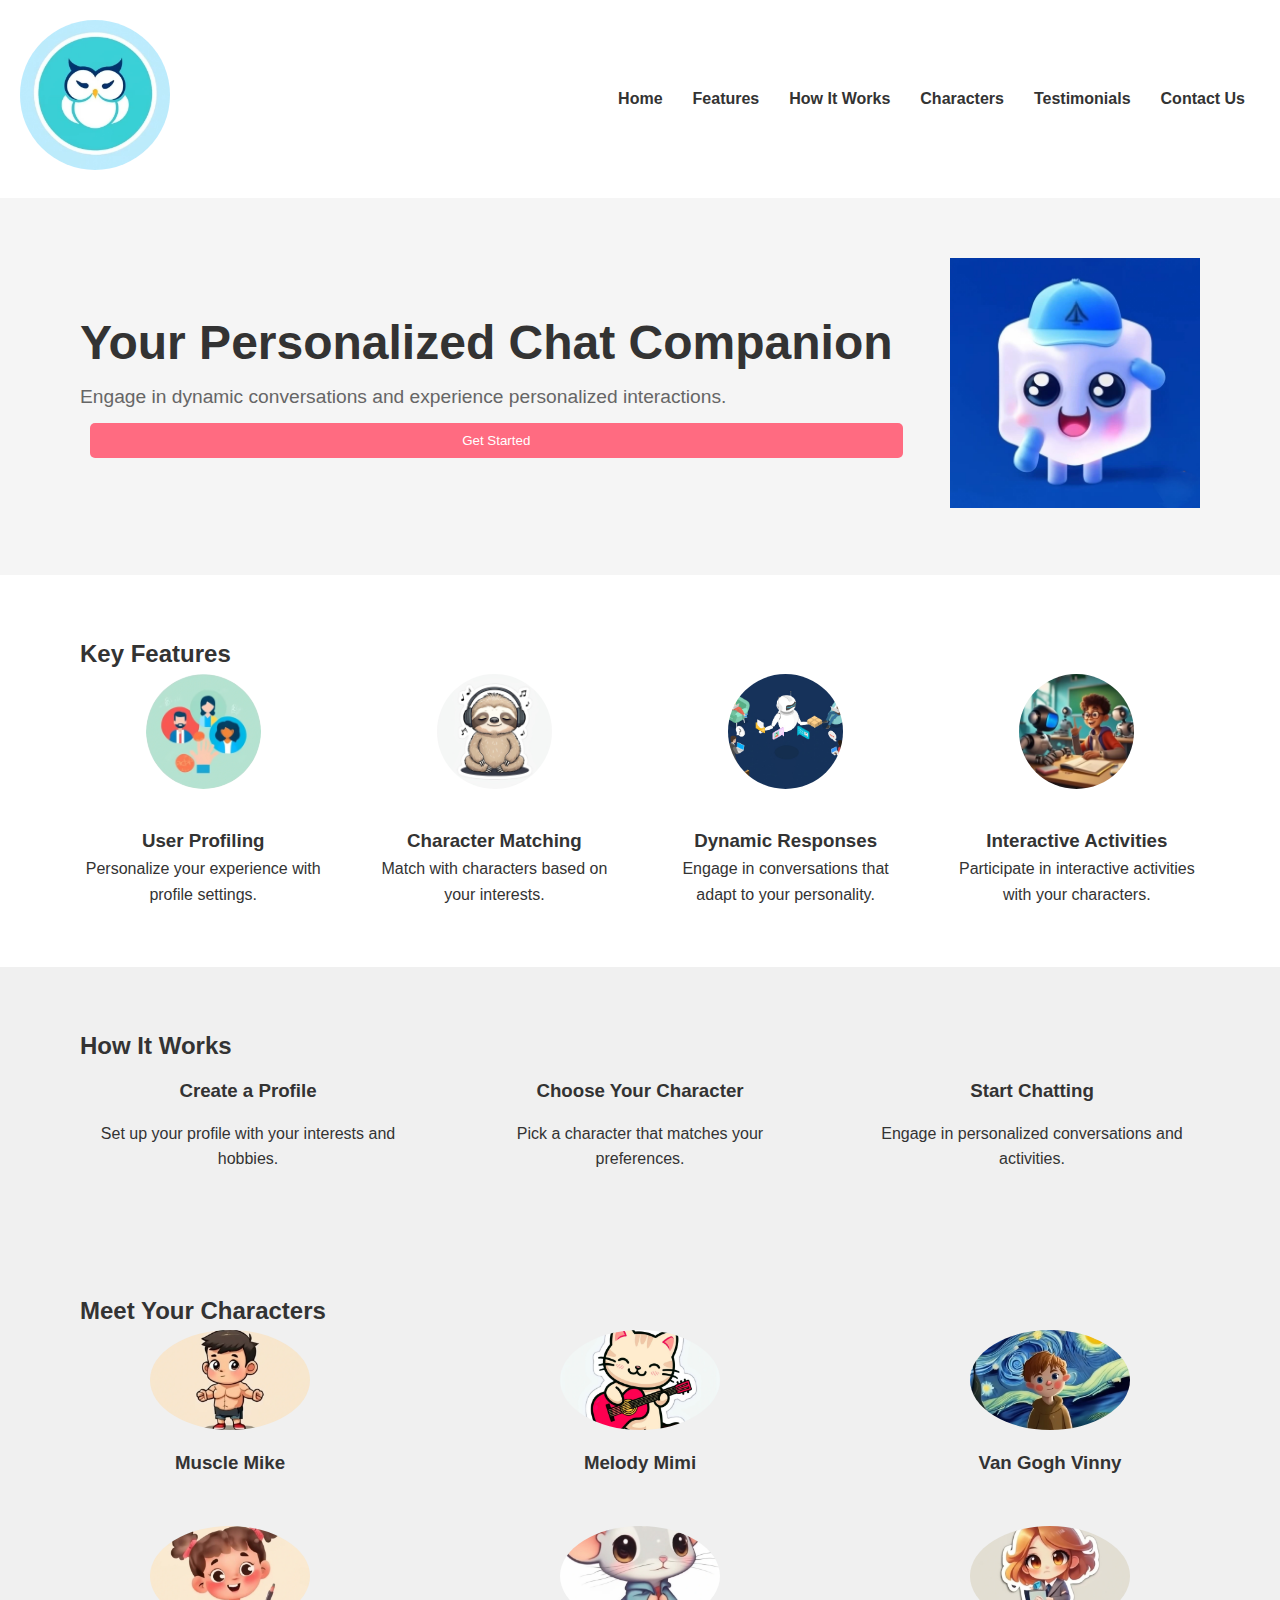
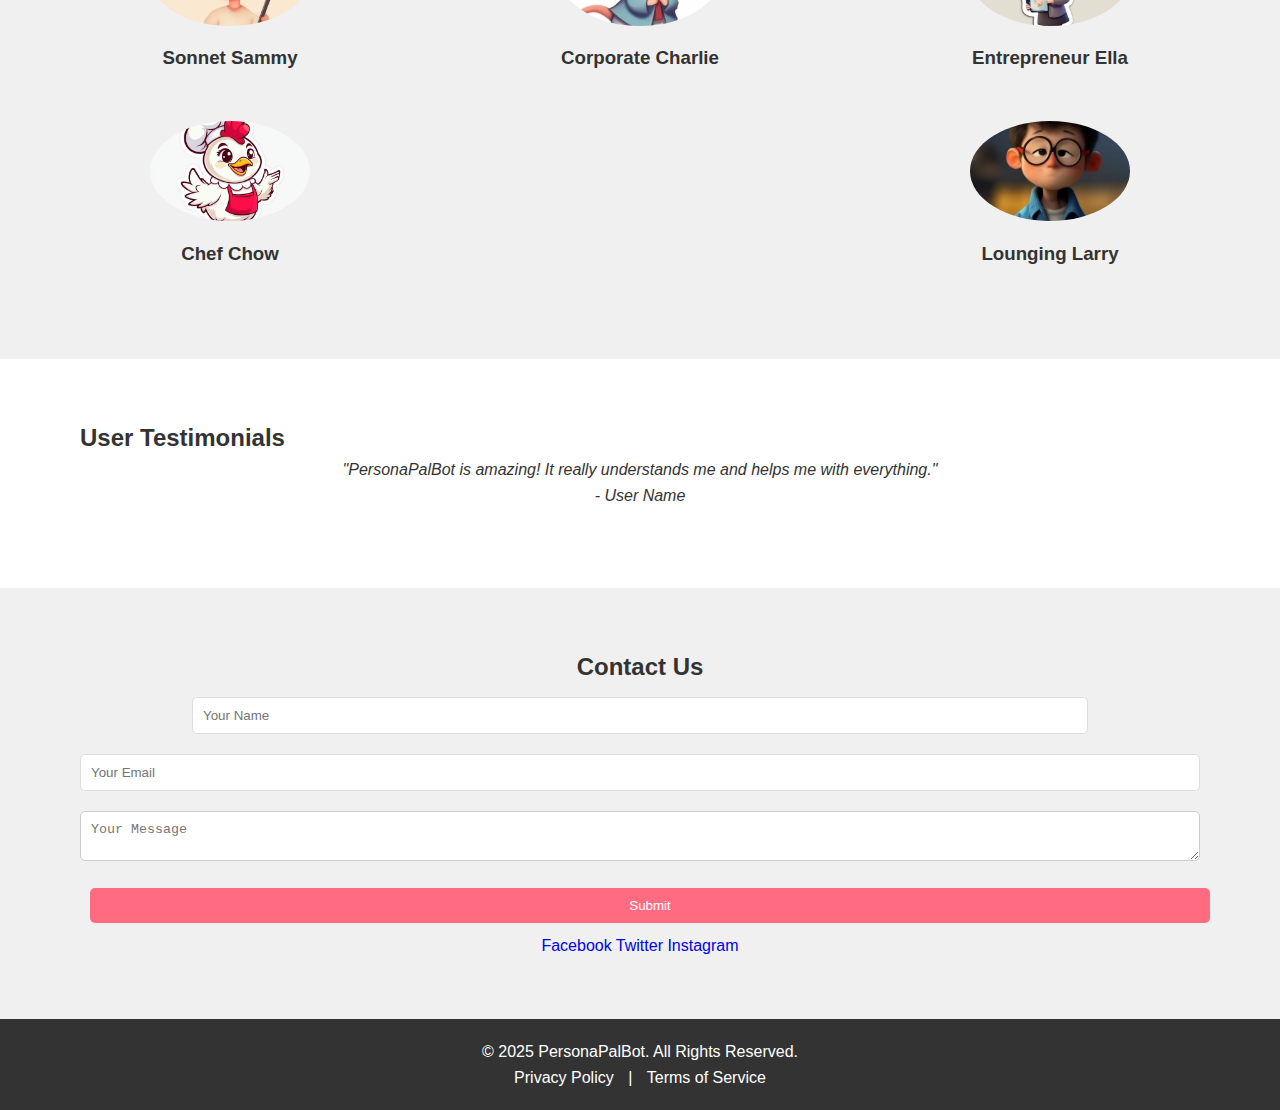
<file: index.html>
<!DOCTYPE html>
<html lang="en">

<head>
    <meta charset="UTF-8">
    <meta name="viewport" content="width=device-width, initial-scale=1.0">
    <title>PersonaPalBot</title>
    <link rel="stylesheet" href="style.css">
</head>

<body>
    <!-- Header -->
    <header>
        <div class="logo">
            <img src="images\WhatsApp Image 2025-02-01 at 00.36.00_f8b9cf10.jpg" alt="PersonaPalBot Logo">
        </div>
        <nav>
            <ul>
                <li><a href="#home">Home</a></li>
                <li><a href="#features">Features</a></li>
                <li><a href="#how-it-works">How It Works</a></li>
                <li><a href="#characters">Characters</a></li>
                <li><a href="#testimonials">Testimonials</a></li>
                <li><a href="#contact">Contact Us</a></li>
            </ul>
        </nav>
    </header>
<!-- Hero Section -->
<section id="hero">
    <div class="hero-content">
        <h1>Your Personalized Chat Companion</h1>
        <p>Engage in dynamic conversations and experience personalized interactions.</p>
        <!-- Update this to wrap the button in an anchor tag -->
        <a href="choose_character.html">
            <button id="get-started">Get Started</button>
        </a>
    </div>
    <div class="hero-image">
        <img src="images\WhatsApp Image 2025-01-31 at 23.41.41_82759dc6.jpg" alt="Chatbot Image">
    </div>
</section>


    <!-- Features Section -->
    <section id="features">
        <h2>Key Features</h2>
        <div class="features-container">
            <div class="feature">
                <img src="images\WhatsApp Image 2025-01-31 at 21.48.49_0c042704.jpg" alt="Feature 1">
                <h3>User Profiling</h3>
                <p>Personalize your experience with profile settings.</p>
            </div>
            <div class="feature">
                <img src="images\WhatsApp Image 2025-01-31 at 22.35.19_d198349c.jpg" alt="Feature 2">
                <h3>Character Matching</h3>
                <p>Match with characters based on your interests.</p>
            </div>
            <div class="feature">
                <img src="images\WhatsApp Image 2025-01-31 at 21.44.09_a3b7f596.jpg" alt="Feature 3">
                <h3>Dynamic Responses</h3>
                <p>Engage in conversations that adapt to your personality.</p>
            </div>
            <div class="feature">
                <img src="images\WhatsApp Image 2025-01-31 at 22.34.34_ff45b420.jpg" alt="Feature 4">
                <h3>Interactive Activities</h3>
                <p>Participate in interactive activities with your characters.</p>
            </div>
        </div>
    </section>

    <!-- How It Works Section -->
    <section id="how-it-works">
        <h2>How It Works</h2>
        <div class="steps">
            <div class="step">
                <h3>Create a Profile</h3>
                <p>Set up your profile with your interests and hobbies.</p>
            </div>
            <div class="step">
                <h3>Choose Your Character</h3>
                <p>Pick a character that matches your preferences.</p>
            </div>
            <div class="step">
                <h3>Start Chatting</h3>
                <p>Engage in personalized conversations and activities.</p>
            </div>
        </div>
    </section>

    <!-- Characters Section -->
<section id="characters">
    <h2>Meet Your Characters</h2>
    <div class="characters-gallery">
        <!-- Muscle Mike Character -->
        <!-- Muscle Mike Character -->
<div class="character-card" id="muscle-mike">
    <a href="character_description/muscle_mike_page.html">
        <img src="images/WhatsApp Image 2025-01-31 at 19.36.32_f0c6c492.jpg" alt="Muscle Mike" class="character-image">
    </a>
    <div class="character-description">
        <h3>Muscle Mike</h3>
        <p>If you're looking for strength and determination, Muscle Mike is your guy...</p>
    </div>
</div>

<!-- Melody Mimi Character -->
<div class="character-card" id="melody-mimi">
    <a href="character_description/melody_mimi_page.html">
        <img src="images/WhatsApp Image 2025-01-31 at 19.37.39_bce03c7b.jpg" alt="Melody Mimi" class="character-image">
    </a>
    <div class="character-description">
        <h3>Melody Mimi</h3>
        <p>Melody Mimi is your go-to expert for all things music...</p>
    </div>
</div>

        <!-- Van Gogh Vinny Character -->
        <div class="character-card" id="van-gogh-vinny">
            <a href="character_description/van_gogh_vinny_page.html">
                <img src="images/WhatsApp Image 2025-01-31 at 19.37.51_1f4db78a.jpg" alt="Van Gogh Vinny" class="character-image">
            </a>
            <div class="character-description">
                <h3>Van Gogh Vinny</h3>
                <p>Van Gogh Vinny is an eccentric and creative soul, always thinking outside the box. With a paintbrush in hand, he’ll talk to you about the beauty of art, the power of color, and the freedom of expression. Prepare to dive into deep artistic conversations and discover a new perspective on the world around you.</p>
            </div>
        </div>

        <!-- Sonnet Sammy Character -->
        <div class="character-card" id="sonnet-sammy">
            <a href="character_description/sonnet_sammy_page.html">
                <img src="images/WhatsApp Image 2025-01-31 at 19.37.16_4278abad.jpg" alt="Sonnet Sammy" class="character-image">
            </a>
            <div class="character-description">
                <h3>Sonnet Sammy</h3>
                <p>Sonnet Sammy is a poetic wordsmith, a lover of language, and a master of the written word. From classic poetry to modern verses, Sammy can craft sonnets on the spot, share poems from famous writers, and even help you pen your own literary masterpieces. Let Sammy take you on a journey through beautiful language and rhythm.</p>
            </div>
        </div>

        <!-- Corporate Charlie Character -->
        <div class="character-card" id="corporate-charlie">
            <a href="character_description/corporate_charlie_page.html">
                <img src="images\WhatsApp Image 2025-01-31 at 19.36.09_33936b9c.jpg" alt="Corporate Charlie" class="character-image">
            </a>
            <div class="character-description">
                <h3>Corporate Charlie</h3>
                <p>Corporate Charlie is the business expert you need. He’s a sharp and strategic thinker with a wealth of knowledge about the corporate world, leadership, and entrepreneurship. Whether you're looking for career advice, industry trends, or tips on workplace dynamics, Charlie is ready to help you level up in the professional world.</p>
            </div>
        </div>

        <!-- Entrepreneur Ella Character -->
        <div class="character-card" id="entrepreneur-ella">
            <a href="character_description/entrepreneur_ella_page.html">
                <img src="images/WhatsApp Image 2025-01-31 at 19.38.50_c3f201a4.jpg" alt="Entrepreneur Ella" class="character-image">
            </a>
            <div class="character-description">
                <h3>Entrepreneur Ella</h3>
                <p>Entrepreneur Ella is an ambitious go-getter who’s all about innovation and business growth. With a mindset focused on startups, business strategies, and scaling ventures, Ella will offer you expert advice, encouragement, and the occasional inspirational quote. She’s always ready to brainstorm and push boundaries.</p>
            </div>
        </div>

        <!-- Chef Chow Character -->
        <div class="character-card" id="chef-chow">
            <a href="character_description/chef_chow_page.html">
                <img src="images/WhatsApp Image 2025-01-31 at 19.40.55_42133d10.jpg" alt="Chef Chow" class="character-image">
            </a>
            <div class="character-description">
                <h3>Chef Chow</h3>
                <p>Chef Chow is a culinary genius with a passion for cooking and creating delicious meals. From gourmet dishes to home-cooked comfort food, Chow can share recipes, cooking tips, and even help you plan your next meal. He'll guide you through new culinary adventures and make sure you’re always prepared to serve up something tasty.</p>
            </div>
        </div>

        <!-- Lounging Larry Character -->
        <div class="character-card" id="lounging-larry">
            <a href="character_description/lounging_larry_page.html">
                <img src="images/WhatsApp Image 2025-01-31 at 19.46.33_99cfff51.jpg" alt="Lounging Larry" class="character-image">
            </a>
            <div class="character-description">
                <h3>Lounging Larry</h3>
                <p>Lounging Larry is the laid-back, chill character who’s all about relaxation and taking life easy. Whether you’re looking for advice on de-stressing, ways to unwind, or just someone to chat with about how to take it slow, Larry’s your go-to guy. He knows how to relax and will make sure you do too!</p>
            </div>
        </div>

    </div>
</section>

        <!-- Character Description Modal 
        <div id="character-description-modal" class="description-modal">
            <div class="description-container">
                <span class="close-button" id="close-modal">&times;</span>
                <img src="" alt="Character Image" id="modal-character-image">
                <h3 id="modal-character-name"></h3>
                <p id="modal-character-description"></p>
            </div>
        </div>-->
    </section>

    <!-- Testimonials Section -->
    <section id="testimonials">
        <h2>User Testimonials</h2>
        <div class="testimonial">
            <p>"PersonaPalBot is amazing! It really understands me and helps me with everything."</p>
            <p>- User Name</p>
        </div>
    </section>

    <!-- Contact Us Section -->
    <section id="contact">
        <h2>Contact Us</h2>
        <form id="contact-form">
            <input type="text" placeholder="Your Name" required>
            <input type="email" placeholder="Your Email" required>
            <textarea placeholder="Your Message" required></textarea>
            <button type="submit">Submit</button>
        </form>
        <div class="social-media">
            <a href="#">Facebook</a>
            <a href="#">Twitter</a>
            <a href="#">Instagram</a>
        </div>
    </section>

    <!-- Footer -->
    <footer>
        <p>&copy; 2025 PersonaPalBot. All Rights Reserved.</p>
        <a href="#">Privacy Policy</a> | <a href="#">Terms of Service</a>
    </footer>

    <!-- Add the main script.js file -->
    <script src="script.js"></script>
</body>

</html>
</file>
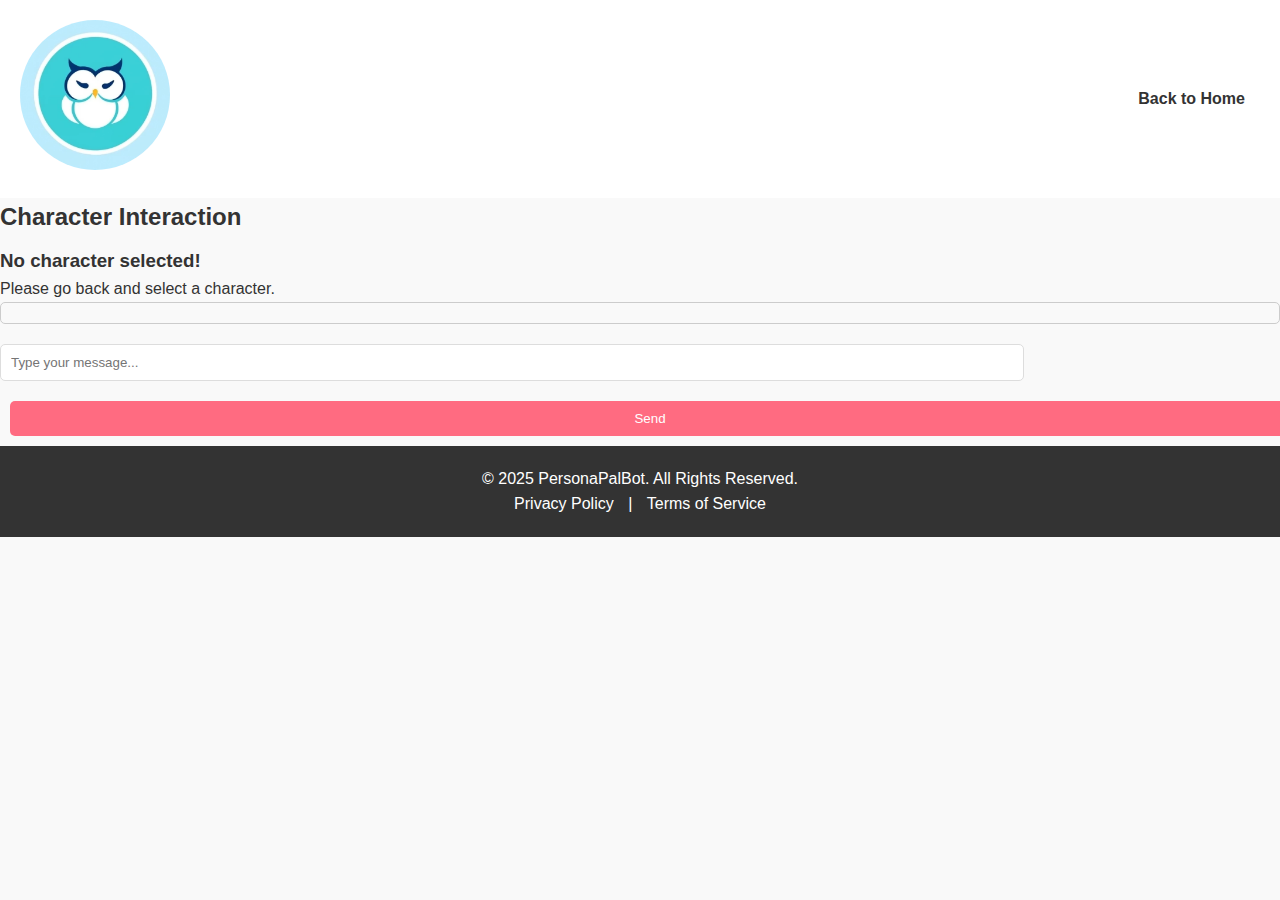
<file: character_interaction.html>
<!DOCTYPE html>
<html lang="en">
<head>
    <meta charset="UTF-8">
    <meta name="viewport" content="width=device-width, initial-scale=1.0">
    <title>Character Interaction</title>
    <link rel="stylesheet" href="style.css">
</head>
<body>
    <!-- Header -->
    <header>
        <div class="logo">
            <img src="images\WhatsApp Image 2025-02-01 at 00.36.00_f8b9cf10.jpg" alt="PersonaPalBot Logo">
        </div>
        <nav>
            <ul>
                <li><a href="index.html">Back to Home</a></li>
            </ul>
        </nav>
    </header>

    <!-- Character Interaction Section -->
    <section id="character-interaction">
        <h2>Character Interaction</h2>
        
        <!-- Character Information -->
        <div id="character-info">
            <h3 id="character-name"></h3>
            <p id="character-description"></p>
        </div>

        <!-- Chat Window -->
        <div id="chat-window">
            <!-- Messages will appear here -->
        </div>

        <!-- User Input -->
        <input type="text" id="user-input" placeholder="Type your message...">
        <button onclick="sendTextInput()">Send</button>

        <!-- Modal for displaying bot's response -->
        <div id="response-modal" style="display: none;">
            <div class="modal-content">
                <h4 id="response-title"></h4>
                <p id="response-text"></p>
                <button id="close-modal">Close</button>
            </div>
        </div>
    </section>

    <!-- Footer -->
    <footer>
        <p>&copy; 2025 PersonaPalBot. All Rights Reserved.</p>
        <a href="#">Privacy Policy</a> | <a href="#">Terms of Service</a>
    </footer>

    <script>
        // Get the selected character from localStorage
        const character = localStorage.getItem('selectedCharacter');

        // Define character descriptions
        const characterDescriptions = {
            'muscle-mike': "A fitness enthusiast with a tough, but friendly attitude.",
            'melody-mimi': "A music lover with a creative and artistic spirit.",
            'van-gogh-vinny': "An artist with a passion for painting and deep philosophy.",
            'sonnet-sammy': "A poetic soul who loves to write and talk about deep emotions.",
            'corporate-charlie': "A professional business person, always focused on success and productivity.",
            'entrepreneur-ella': "A go-getter who loves to build new businesses and innovate.",
            'chef-chow': "A master of the culinary arts, passionate about food and cooking.",
            'lounging-larry': "A laid-back, easy-going individual who loves to relax and enjoy life."
        };

        // Display the selected character's name and description
        if (character) {
            document.getElementById("character-name").textContent = character.replace(/-/g, ' ').toUpperCase();
            document.getElementById("character-description").textContent = characterDescriptions[character];
        } else {
            document.getElementById("character-name").textContent = "No character selected!";
            document.getElementById("character-description").textContent = "Please go back and select a character.";
        }

        // Function to send text input
        function sendTextInput() {
            const userInput = document.getElementById('user-input').value;
            if (userInput.trim() !== '') {
                displayUserMessage(userInput); // Display user's message in chat window
                fetchCharacterResponse(userInput); // Fetch and display character's response
                document.getElementById('user-input').value = ''; // Clear input field after sending
            }
        }

        // Function to display user's message in the chat window
        function displayUserMessage(message) {
            const chatWindow = document.getElementById('chat-window');
            const userMessage = document.createElement('div');
            userMessage.classList.add('message');
            userMessage.classList.add('user');
            userMessage.textContent = message;
            chatWindow.appendChild(userMessage);
            chatWindow.scrollTop = chatWindow.scrollHeight; // Auto-scroll to the bottom
        }

        // Function to fetch character response
        function fetchCharacterResponse(userInput) {
            fetch('http://127.0.0.1:5506/generate_response', {
                method: 'POST',
                headers: {
                    'Content-Type': 'application/json'
                },
                body: JSON.stringify({ character: character, user_input: userInput })
            })
            .then(response => response.json())
            .then(data => {
                displayBotResponse(data.response); // Display bot's response in chat
            })
            .catch(error => {
                console.error("Error:", error);
                alert("Sorry, there was an error processing your request.");
            });
        }

        // Function to display bot's response in the chat window
        function displayBotResponse(response) {
            const chatWindow = document.getElementById('chat-window');
            const botMessage = document.createElement('div');
            botMessage.classList.add('message');
            botMessage.classList.add('bot');
            botMessage.textContent = `${character.replace(/-/g, ' ')}: ${response}`;
            chatWindow.appendChild(botMessage);
            chatWindow.scrollTop = chatWindow.scrollHeight; // Auto-scroll to the bottom

            // Create a Cancel button to allow re-entry of input
            const cancelButton = document.createElement('button');
            cancelButton.classList.add('cancel-btn');
            cancelButton.textContent = 'Close';
            cancelButton.onclick = function() {
                // Clear the previous input and allow the user to enter a new message
                document.getElementById('user-input').value = ''; // Clear the input field
                botMessage.remove(); // Remove the previous response
                cancelButton.remove(); // Remove the Cancel button
                document.getElementById('user-input').focus(); // Focus the input field
            };

            // Add the Cancel button next to the bot's response
            chatWindow.appendChild(cancelButton);

            // Auto-scroll to the bottom
            chatWindow.scrollTop = chatWindow.scrollHeight;
            openModal(character, response); // Open modal with the response
        }

        // Open modal to display character response
        function openModal(character, response) {
            document.getElementById('response-title').textContent = character.replace(/-/g, ' ').toUpperCase();
            document.getElementById('response-text').textContent = response;
            document.getElementById('response-modal').style.display = 'block';
        }

        // Close modal
        function closeModal() {
            document.getElementById('response-modal').style.display = 'none';
        }

        // Modal functionality for closing the modal
        const modal = document.getElementById("response-modal");
        const closeModalButton = document.getElementById("close-modal");

        closeModalButton.addEventListener('click', () => {
            modal.style.display = "none";
        });

        window.addEventListener('click', (event) => {
            if (event.target === modal) {
                modal.style.display = "none";
            }
        });
    </script>
</body>
</html>
</file>
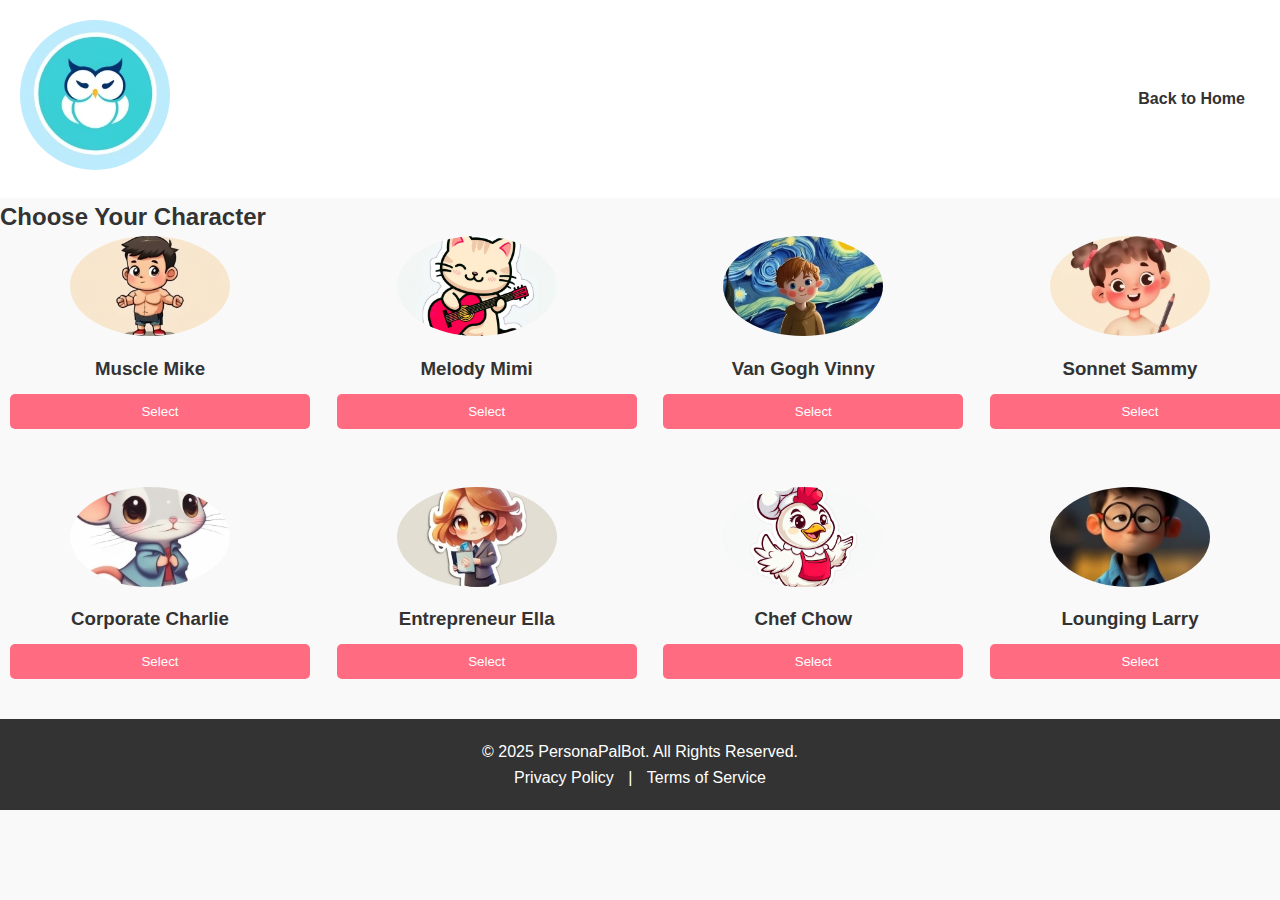
<file: choose_character.html>
<!DOCTYPE html>
<html lang="en">
<head>
    <meta charset="UTF-8">
    <meta name="viewport" content="width=device-width, initial-scale=1.0">
    <title>Choose Your Character</title>
    <link rel="stylesheet" href="style.css">
</head>
<body>
    <!-- Header -->
    <header>
        <div class="logo">
            <img src="images\WhatsApp Image 2025-02-01 at 00.36.00_f8b9cf10.jpg" alt="PersonaPalBot Logo">
        </div>
        <nav>
            <ul>
                <li><a href="index.html">Back to Home</a></li>
            </ul>
        </nav>
    </header>

    <!-- Character Selection Section -->
    <section id="character-selection">
        <h2>Choose Your Character</h2>
        <div class="characters-gallery">
            <!-- Add this for each character card -->
            <div class="character-card" id="muscle-mike">
                <img src="images\WhatsApp Image 2025-01-31 at 19.36.32_f0c6c492.jpg" alt="Muscle Mike" class="character-image">
                <h3>Muscle Mike</h3>
                <button class="select-btn">Select</button>
            </div>
            <div class="character-card" id="melody-mimi">
                <img src="images\WhatsApp Image 2025-01-31 at 19.37.39_bce03c7b.jpg" alt="Melody Mimi" class="character-image">
                <h3>Melody Mimi</h3>
                <button class="select-btn">Select</button>
            </div>
            <!-- Add more character cards as needed -->
            <div class="character-card" id="van-gogh-vinny">
                <img src="images\WhatsApp Image 2025-01-31 at 19.37.51_1f4db78a.jpg" alt="Van Gogh Vinny" class="character-image">
                <h3>Van Gogh Vinny</h3>
                <button class="select-btn">Select</button>
            </div>
            <div class="character-card" id="sonnet-sammy">
                <img src="images\WhatsApp Image 2025-01-31 at 19.37.16_4278abad.jpg" alt="Sonnet Sammy" class="character-image">
                <h3>Sonnet Sammy</h3>
                <button class="select-btn">Select</button>
            </div>
            <div class="character-card" id="corporate-charlie">
                <img src="images\WhatsApp Image 2025-01-31 at 19.36.09_33936b9c.jpg" alt="Corporate Charlie" class="character-image">
                <h3>Corporate Charlie</h3>
                <button class="select-btn">Select</button>
            </div>
            <div class="character-card" id="entrepreneur-ella">
                <img src="images\WhatsApp Image 2025-01-31 at 19.38.50_c3f201a4.jpg" alt="Entrepreneur Ella" class="character-image">
                <h3>Entrepreneur Ella</h3>
                <button class="select-btn">Select</button>
            </div>
            <div class="character-card" id="chef-chow">
                <img src="images\WhatsApp Image 2025-01-31 at 19.40.55_42133d10.jpg" alt="Chef Chow" class="character-image">
                <h3>Chef Chow</h3>
                <button class="select-btn">Select</button>
            </div>
            <div class="character-card" id="lounging-larry">
                <img src="images\WhatsApp Image 2025-01-31 at 19.46.33_99cfff51.jpg" alt="Lounging Larry" class="character-image">
                <h3>Lounging Larry</h3>
                <button class="select-btn">Select</button>
            </div>
        </div>
    </section>

    <!-- Footer -->
    <footer>
        <p>&copy; 2025 PersonaPalBot. All Rights Reserved.</p>
        <a href="#">Privacy Policy</a> | <a href="#">Terms of Service</a>
    </footer>

    <script>
        // Function to handle character selection
        function selectCharacter(character) {
            // Store the selected character in localStorage
            localStorage.setItem('selectedCharacter', character);
            // Redirect to the interaction page
            window.location.href = 'character_interaction.html';
        }

        // Add event listeners for the "Select" buttons
        document.querySelectorAll('.select-btn').forEach((button) => {
            button.addEventListener('click', (event) => {
                const selectedCharacter = event.target.closest('.character-card').id; // Get the character's ID (e.g., 'muscle-mike')
                selectCharacter(selectedCharacter);
            });
        });
    </script>
</body>
</html>
</file>
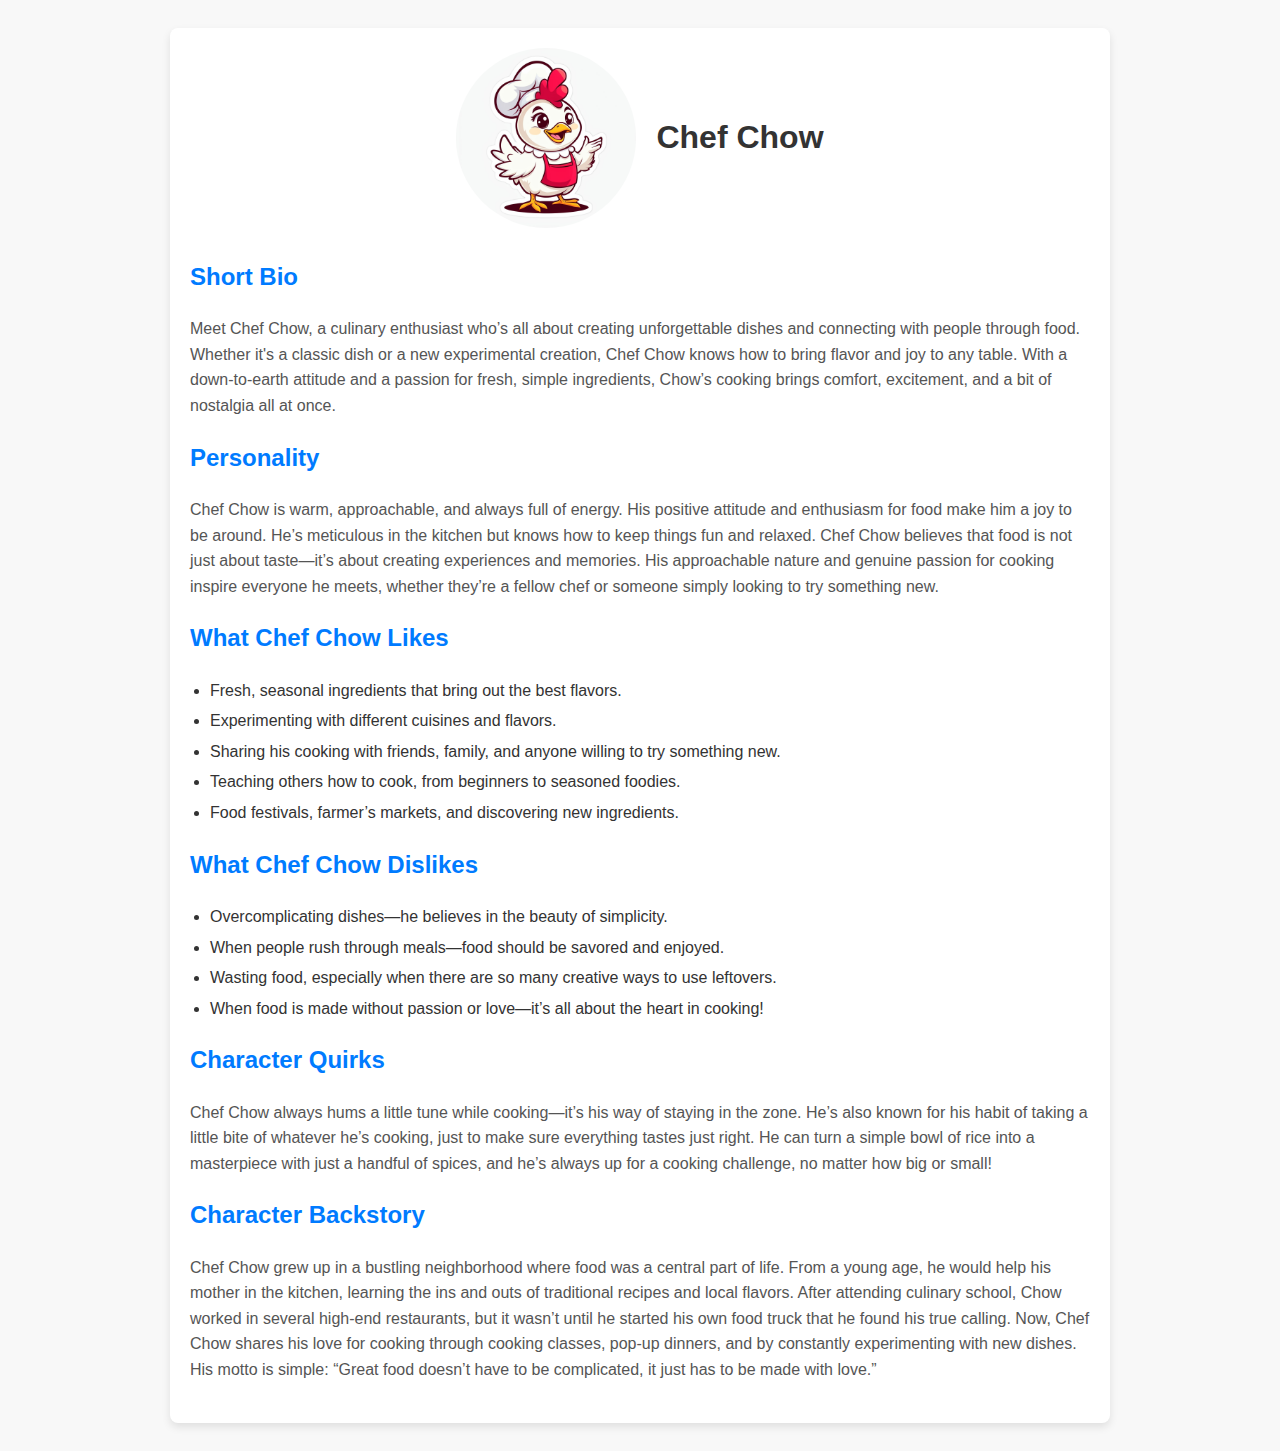
<file: character_description/chef_chow_page.html>
<!DOCTYPE html>
<html lang="en">
<head>
    <meta charset="UTF-8">
    <meta name="viewport" content="width=device-width, initial-scale=1.0">
    <title>Character Overview - Chef Chow</title>
    <style>
        body {
            font-family: Arial, sans-serif;
            line-height: 1.6;
            background-color: #f8f8f8;
            color: #333;
            padding: 20px;
        }

        .container {
            max-width: 900px;
            margin: 0 auto;
            background-color: #fff;
            padding: 20px;
            border-radius: 8px;
            box-shadow: 0 4px 8px rgba(0, 0, 0, 0.1);
        }

        header {
            text-align: center;
        }

        .character-header {
            display: flex;
            align-items: center;
            justify-content: center;
            gap: 20px;
            margin-bottom: 30px;
        }

        .character-header img {
            width: 180px;
            height: 180px;
            border-radius: 50%;
            object-fit: cover;
        }

        .character-header h1 {
            font-size: 32px;
            color: #333;
        }

        .section-title {
            font-size: 24px;
            margin-top: 20px;
            color: #007bff;
        }

        .bio, .personality, .likes, .dislikes, .quirks, .backstory {
            margin-bottom: 20px;
        }

        .bio p, .personality p, .likes p, .dislikes p, .quirks p, .backstory p {
            font-size: 16px;
            color: #555;
        }

        .likes ul, .dislikes ul {
            list-style-type: disc;
            padding-left: 20px;
        }

        .likes ul li, .dislikes ul li {
            margin-bottom: 5px;
        }
    </style>
</head>
<body>

    <!-- Container for the character overview -->
    <div class="container">
        <!-- Header Section with Character Image and Name -->
        <header>
            <div class="character-header">
                <img src="/images\WhatsApp Image 2025-01-31 at 19.40.55_42133d10.jpg" alt="Chef Chow">
                <h1>Chef Chow</h1>
            </div>
        </header>

        <!-- Character Overview Section -->
        <section>
            <div class="bio">
                <h2 class="section-title">Short Bio</h2>
                <p>Meet Chef Chow, a culinary enthusiast who’s all about creating unforgettable dishes and connecting with people through food. Whether it's a classic dish or a new experimental creation, Chef Chow knows how to bring flavor and joy to any table. With a down-to-earth attitude and a passion for fresh, simple ingredients, Chow’s cooking brings comfort, excitement, and a bit of nostalgia all at once.</p>
            </div>

            <div class="personality">
                <h2 class="section-title">Personality</h2>
                <p>Chef Chow is warm, approachable, and always full of energy. His positive attitude and enthusiasm for food make him a joy to be around. He’s meticulous in the kitchen but knows how to keep things fun and relaxed. Chef Chow believes that food is not just about taste—it’s about creating experiences and memories. His approachable nature and genuine passion for cooking inspire everyone he meets, whether they’re a fellow chef or someone simply looking to try something new.</p>
            </div>

            <div class="likes">
                <h2 class="section-title">What Chef Chow Likes</h2>
                <ul>
                    <li>Fresh, seasonal ingredients that bring out the best flavors.</li>
                    <li>Experimenting with different cuisines and flavors.</li>
                    <li>Sharing his cooking with friends, family, and anyone willing to try something new.</li>
                    <li>Teaching others how to cook, from beginners to seasoned foodies.</li>
                    <li>Food festivals, farmer’s markets, and discovering new ingredients.</li>
                </ul>
            </div>

            <div class="dislikes">
                <h2 class="section-title">What Chef Chow Dislikes</h2>
                <ul>
                    <li>Overcomplicating dishes—he believes in the beauty of simplicity.</li>
                    <li>When people rush through meals—food should be savored and enjoyed.</li>
                    <li>Wasting food, especially when there are so many creative ways to use leftovers.</li>
                    <li>When food is made without passion or love—it’s all about the heart in cooking!</li>
                </ul>
            </div>

            <div class="quirks">
                <h2 class="section-title">Character Quirks</h2>
                <p>Chef Chow always hums a little tune while cooking—it’s his way of staying in the zone. He’s also known for his habit of taking a little bite of whatever he’s cooking, just to make sure everything tastes just right. He can turn a simple bowl of rice into a masterpiece with just a handful of spices, and he’s always up for a cooking challenge, no matter how big or small!</p>
            </div>

            <div class="backstory">
                <h2 class="section-title">Character Backstory</h2>
                <p>Chef Chow grew up in a bustling neighborhood where food was a central part of life. From a young age, he would help his mother in the kitchen, learning the ins and outs of traditional recipes and local flavors. After attending culinary school, Chow worked in several high-end restaurants, but it wasn’t until he started his own food truck that he found his true calling. Now, Chef Chow shares his love for cooking through cooking classes, pop-up dinners, and by constantly experimenting with new dishes. His motto is simple: “Great food doesn’t have to be complicated, it just has to be made with love.”</p>
            </div>
        </section>
    </div>

</body>
</html>
</file>
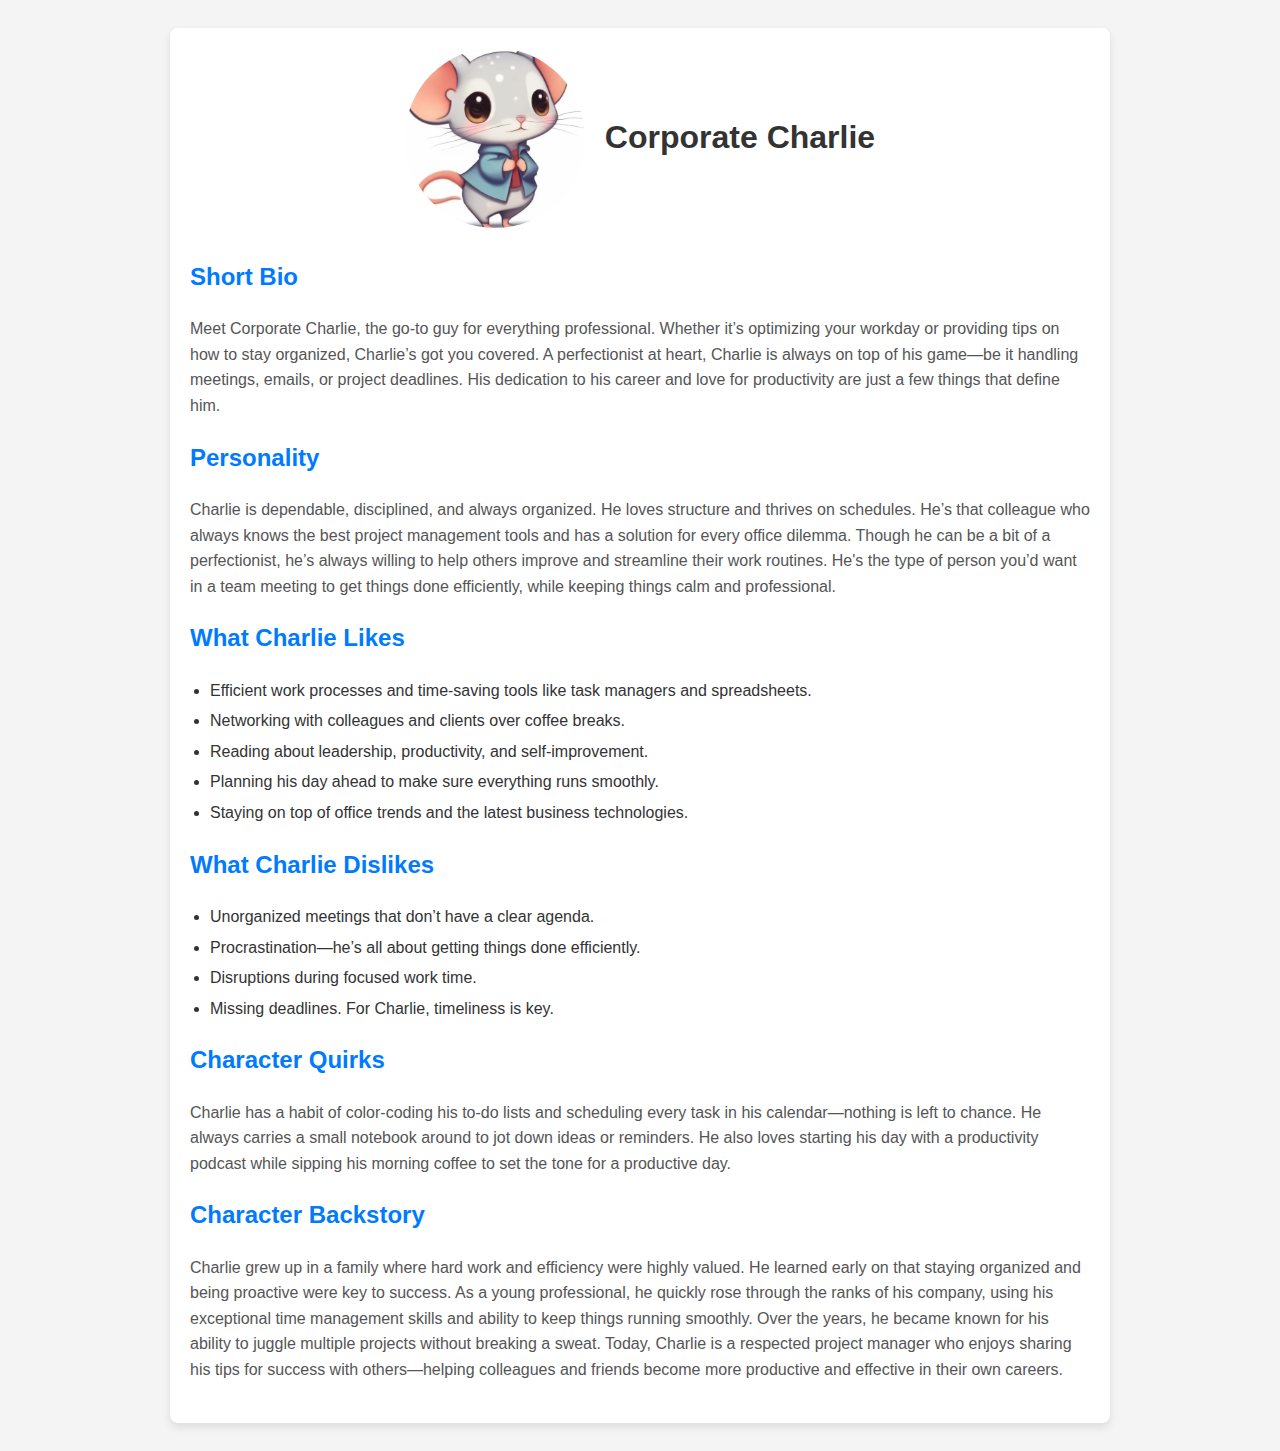
<file: character_description/corporate_charlie_page.html>
<!DOCTYPE html>
<html lang="en">
<head>
    <meta charset="UTF-8">
    <meta name="viewport" content="width=device-width, initial-scale=1.0">
    <title>Character Overview - Corporate Charlie</title>
    <style>
        body {
            font-family: Arial, sans-serif;
            line-height: 1.6;
            background-color: #f4f4f4;
            color: #333;
            padding: 20px;
        }

        .container {
            max-width: 900px;
            margin: 0 auto;
            background-color: #fff;
            padding: 20px;
            border-radius: 8px;
            box-shadow: 0 4px 8px rgba(0, 0, 0, 0.1);
        }

        header {
            text-align: center;
        }

        .character-header {
            display: flex;
            align-items: center;
            justify-content: center;
            gap: 20px;
            margin-bottom: 30px;
        }

        .character-header img {
            width: 180px;
            height: 180px;
            border-radius: 50%;
            object-fit: cover;
        }

        .character-header h1 {
            font-size: 32px;
            color: #333;
        }

        .section-title {
            font-size: 24px;
            margin-top: 20px;
            color: #007bff;
        }

        .bio, .personality, .likes, .dislikes, .quirks, .backstory {
            margin-bottom: 20px;
        }

        .bio p, .personality p, .likes p, .dislikes p, .quirks p, .backstory p {
            font-size: 16px;
            color: #555;
        }

        .likes ul, .dislikes ul {
            list-style-type: disc;
            padding-left: 20px;
        }

        .likes ul li, .dislikes ul li {
            margin-bottom: 5px;
        }
    </style>
</head>
<body>

    <!-- Container for the character overview -->
    <div class="container">
        <!-- Header Section with Character Image and Name -->
        <header>
            <div class="character-header">
                <img src="/images\WhatsApp Image 2025-01-31 at 19.36.09_33936b9c.jpg" alt="Corporate Charlie">
                <h1>Corporate Charlie</h1>
            </div>
        </header>

        <!-- Character Overview Section -->
        <section>
            <div class="bio">
                <h2 class="section-title">Short Bio</h2>
                <p>Meet Corporate Charlie, the go-to guy for everything professional. Whether it’s optimizing your workday or providing tips on how to stay organized, Charlie’s got you covered. A perfectionist at heart, Charlie is always on top of his game—be it handling meetings, emails, or project deadlines. His dedication to his career and love for productivity are just a few things that define him.</p>
            </div>

            <div class="personality">
                <h2 class="section-title">Personality</h2>
                <p>Charlie is dependable, disciplined, and always organized. He loves structure and thrives on schedules. He’s that colleague who always knows the best project management tools and has a solution for every office dilemma. Though he can be a bit of a perfectionist, he’s always willing to help others improve and streamline their work routines. He's the type of person you’d want in a team meeting to get things done efficiently, while keeping things calm and professional.</p>
            </div>

            <div class="likes">
                <h2 class="section-title">What Charlie Likes</h2>
                <ul>
                    <li>Efficient work processes and time-saving tools like task managers and spreadsheets.</li>
                    <li>Networking with colleagues and clients over coffee breaks.</li>
                    <li>Reading about leadership, productivity, and self-improvement.</li>
                    <li>Planning his day ahead to make sure everything runs smoothly.</li>
                    <li>Staying on top of office trends and the latest business technologies.</li>
                </ul>
            </div>

            <div class="dislikes">
                <h2 class="section-title">What Charlie Dislikes</h2>
                <ul>
                    <li>Unorganized meetings that don’t have a clear agenda.</li>
                    <li>Procrastination—he’s all about getting things done efficiently.</li>
                    <li>Disruptions during focused work time.</li>
                    <li>Missing deadlines. For Charlie, timeliness is key.</li>
                </ul>
            </div>

            <div class="quirks">
                <h2 class="section-title">Character Quirks</h2>
                <p>Charlie has a habit of color-coding his to-do lists and scheduling every task in his calendar—nothing is left to chance. He always carries a small notebook around to jot down ideas or reminders. He also loves starting his day with a productivity podcast while sipping his morning coffee to set the tone for a productive day.</p>
            </div>

            <div class="backstory">
                <h2 class="section-title">Character Backstory</h2>
                <p>Charlie grew up in a family where hard work and efficiency were highly valued. He learned early on that staying organized and being proactive were key to success. As a young professional, he quickly rose through the ranks of his company, using his exceptional time management skills and ability to keep things running smoothly. Over the years, he became known for his ability to juggle multiple projects without breaking a sweat. Today, Charlie is a respected project manager who enjoys sharing his tips for success with others—helping colleagues and friends become more productive and effective in their own careers.</p>
            </div>
        </section>
    </div>

</body>
</html>
</file>
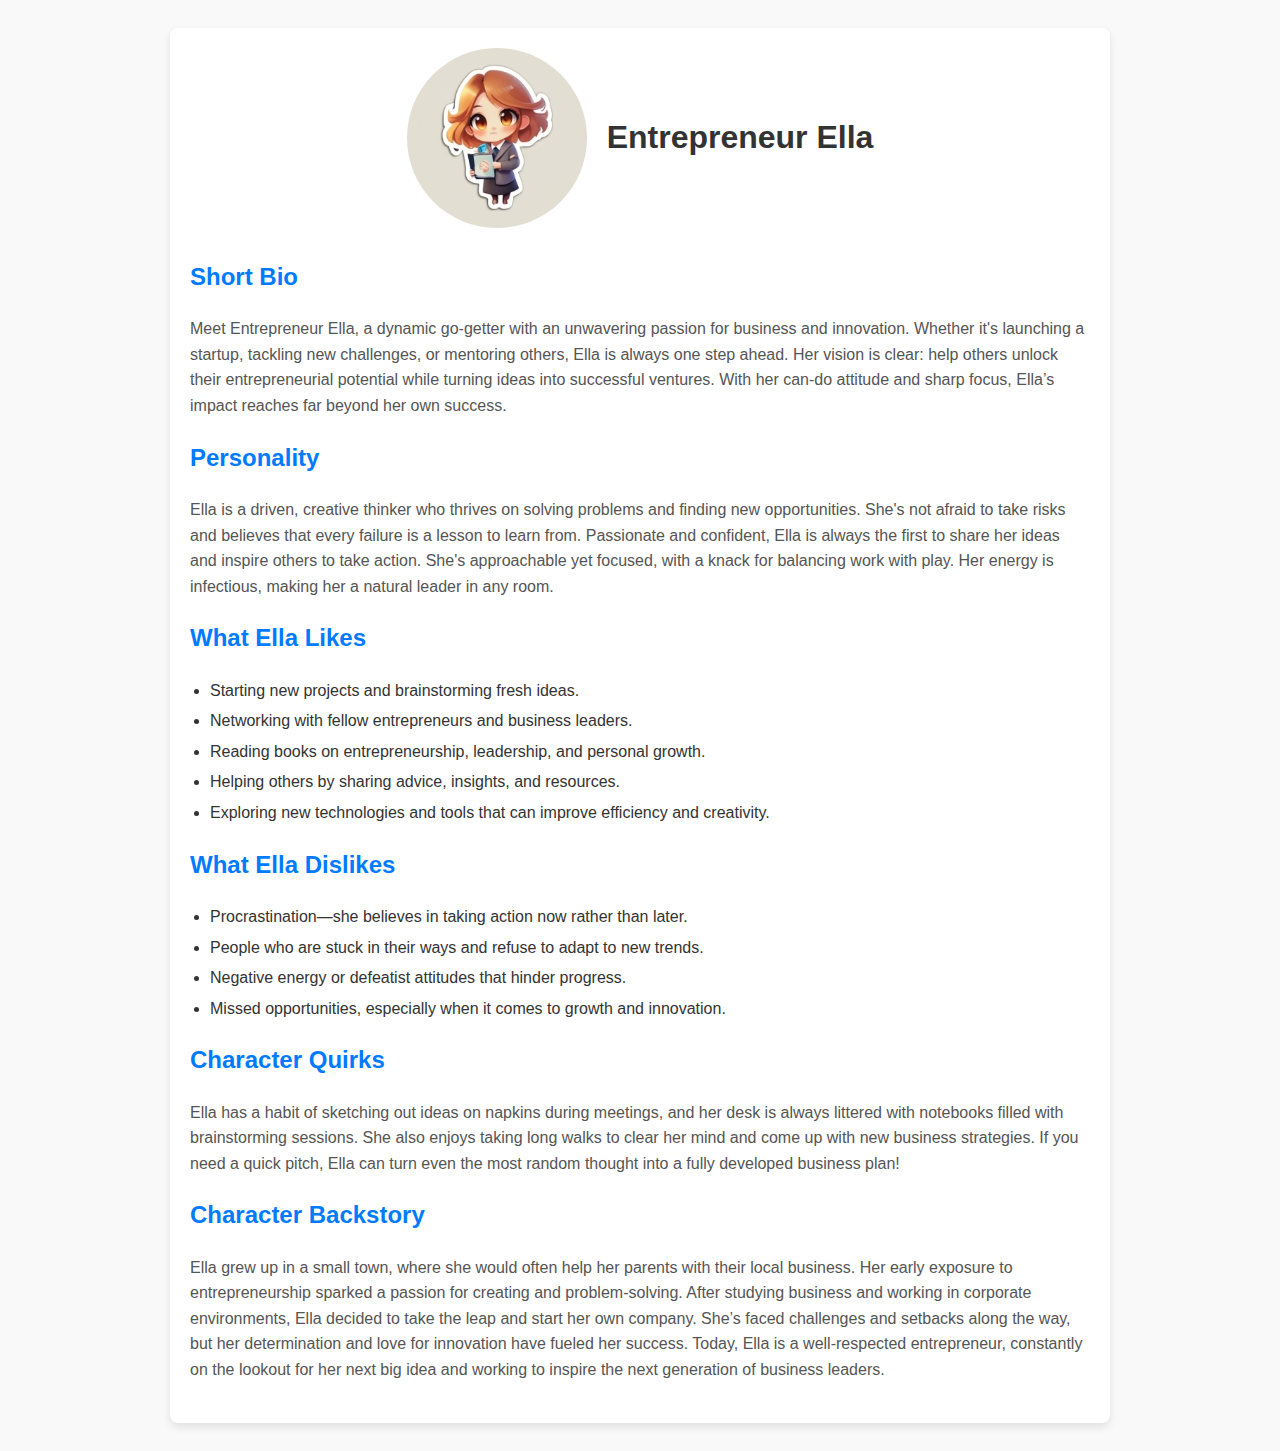
<file: character_description/entrepreneur_ella_page.html>
<!DOCTYPE html>
<html lang="en">
<head>
    <meta charset="UTF-8">
    <meta name="viewport" content="width=device-width, initial-scale=1.0">
    <title>Character Overview - Entrepreneur Ella</title>
    <style>
        body {
            font-family: Arial, sans-serif;
            line-height: 1.6;
            background-color: #f9f9f9;
            color: #333;
            padding: 20px;
        }

        .container {
            max-width: 900px;
            margin: 0 auto;
            background-color: #fff;
            padding: 20px;
            border-radius: 8px;
            box-shadow: 0 4px 8px rgba(0, 0, 0, 0.1);
        }

        header {
            text-align: center;
        }

        .character-header {
            display: flex;
            align-items: center;
            justify-content: center;
            gap: 20px;
            margin-bottom: 30px;
        }

        .character-header img {
            width: 180px;
            height: 180px;
            border-radius: 50%;
            object-fit: cover;
        }

        .character-header h1 {
            font-size: 32px;
            color: #333;
        }

        .section-title {
            font-size: 24px;
            margin-top: 20px;
            color: #007bff;
        }

        .bio, .personality, .likes, .dislikes, .quirks, .backstory {
            margin-bottom: 20px;
        }

        .bio p, .personality p, .likes p, .dislikes p, .quirks p, .backstory p {
            font-size: 16px;
            color: #555;
        }

        .likes ul, .dislikes ul {
            list-style-type: disc;
            padding-left: 20px;
        }

        .likes ul li, .dislikes ul li {
            margin-bottom: 5px;
        }
    </style>
</head>
<body>

    <!-- Container for the character overview -->
    <div class="container">
        <!-- Header Section with Character Image and Name -->
        <header>
            <div class="character-header">
                <img src="/images\WhatsApp Image 2025-01-31 at 19.38.50_c3f201a4.jpg" alt="Entrepreneur Ella">
                <h1>Entrepreneur Ella</h1>
            </div>
        </header>

        <!-- Character Overview Section -->
        <section>
            <div class="bio">
                <h2 class="section-title">Short Bio</h2>
                <p>Meet Entrepreneur Ella, a dynamic go-getter with an unwavering passion for business and innovation. Whether it's launching a startup, tackling new challenges, or mentoring others, Ella is always one step ahead. Her vision is clear: help others unlock their entrepreneurial potential while turning ideas into successful ventures. With her can-do attitude and sharp focus, Ella’s impact reaches far beyond her own success.</p>
            </div>

            <div class="personality">
                <h2 class="section-title">Personality</h2>
                <p>Ella is a driven, creative thinker who thrives on solving problems and finding new opportunities. She's not afraid to take risks and believes that every failure is a lesson to learn from. Passionate and confident, Ella is always the first to share her ideas and inspire others to take action. She's approachable yet focused, with a knack for balancing work with play. Her energy is infectious, making her a natural leader in any room.</p>
            </div>

            <div class="likes">
                <h2 class="section-title">What Ella Likes</h2>
                <ul>
                    <li>Starting new projects and brainstorming fresh ideas.</li>
                    <li>Networking with fellow entrepreneurs and business leaders.</li>
                    <li>Reading books on entrepreneurship, leadership, and personal growth.</li>
                    <li>Helping others by sharing advice, insights, and resources.</li>
                    <li>Exploring new technologies and tools that can improve efficiency and creativity.</li>
                </ul>
            </div>

            <div class="dislikes">
                <h2 class="section-title">What Ella Dislikes</h2>
                <ul>
                    <li>Procrastination—she believes in taking action now rather than later.</li>
                    <li>People who are stuck in their ways and refuse to adapt to new trends.</li>
                    <li>Negative energy or defeatist attitudes that hinder progress.</li>
                    <li>Missed opportunities, especially when it comes to growth and innovation.</li>
                </ul>
            </div>

            <div class="quirks">
                <h2 class="section-title">Character Quirks</h2>
                <p>Ella has a habit of sketching out ideas on napkins during meetings, and her desk is always littered with notebooks filled with brainstorming sessions. She also enjoys taking long walks to clear her mind and come up with new business strategies. If you need a quick pitch, Ella can turn even the most random thought into a fully developed business plan!</p>
            </div>

            <div class="backstory">
                <h2 class="section-title">Character Backstory</h2>
                <p>Ella grew up in a small town, where she would often help her parents with their local business. Her early exposure to entrepreneurship sparked a passion for creating and problem-solving. After studying business and working in corporate environments, Ella decided to take the leap and start her own company. She’s faced challenges and setbacks along the way, but her determination and love for innovation have fueled her success. Today, Ella is a well-respected entrepreneur, constantly on the lookout for her next big idea and working to inspire the next generation of business leaders.</p>
            </div>
        </section>
    </div>

</body>
</html>
</file>
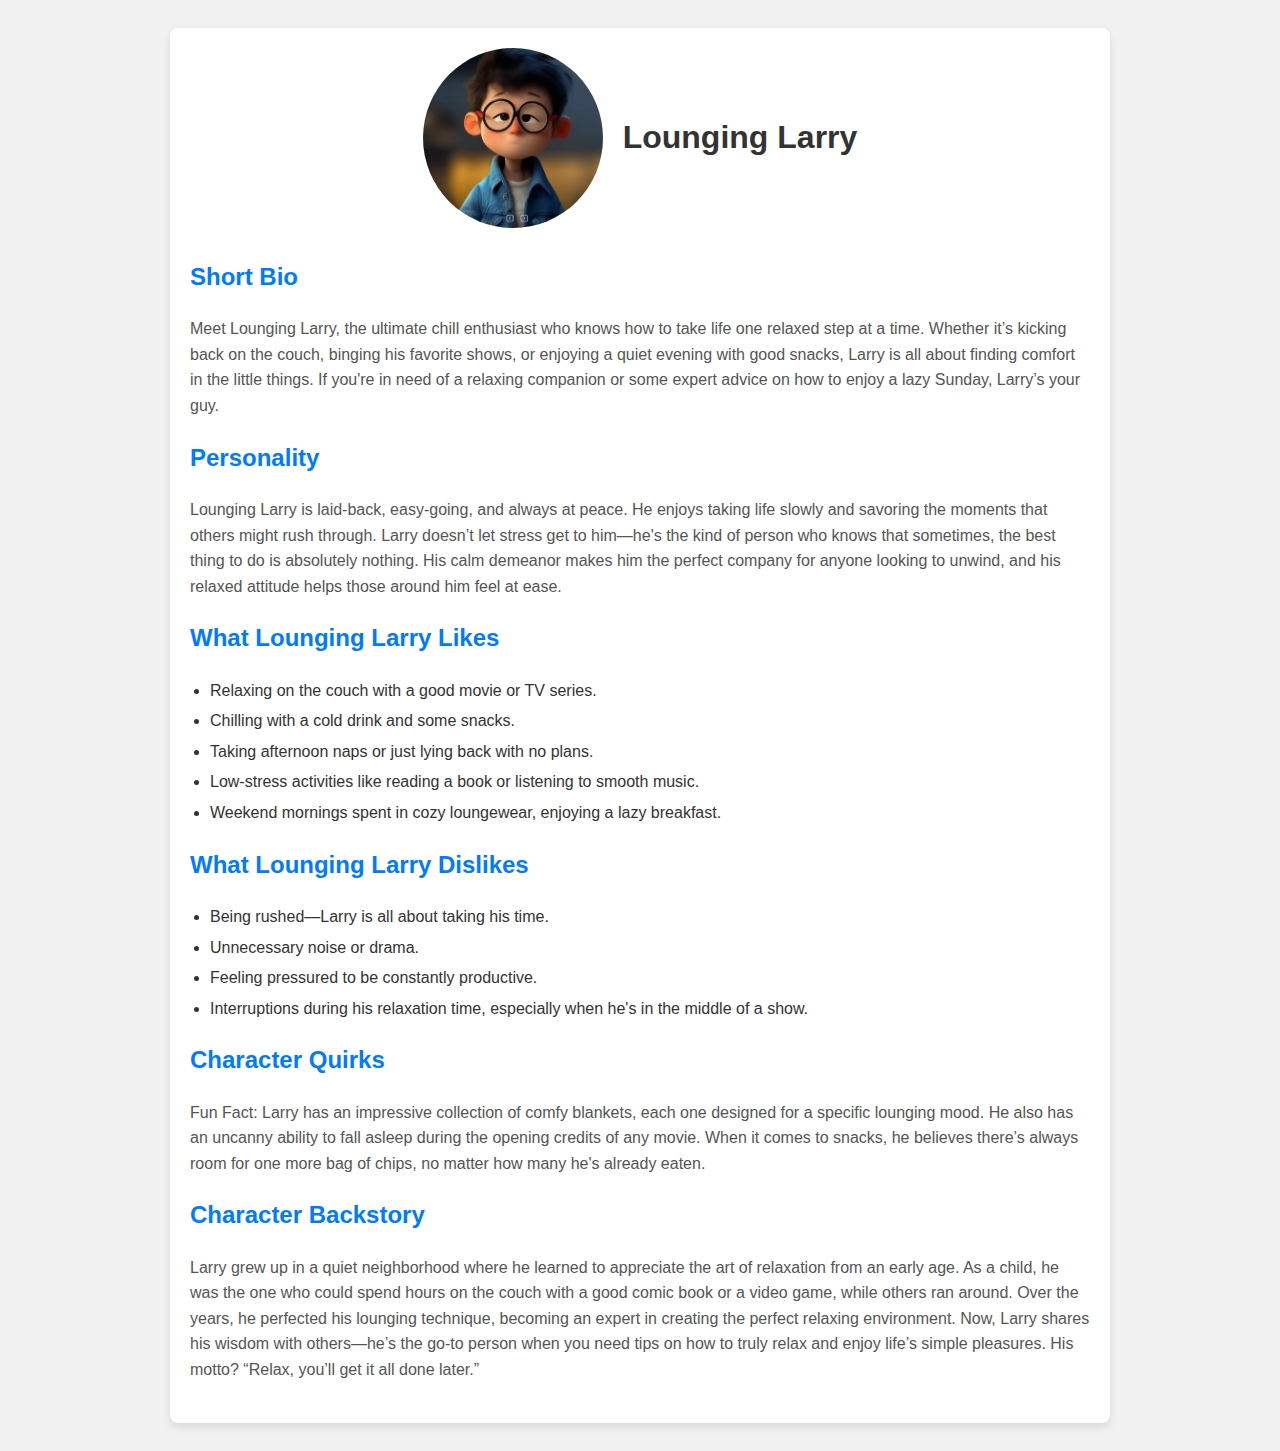
<file: character_description/lounging_larry_page.html>
<!DOCTYPE html>
<html lang="en">
<head>
    <meta charset="UTF-8">
    <meta name="viewport" content="width=device-width, initial-scale=1.0">
    <title>Character Overview - Lounging Larry</title>
    <style>
        body {
            font-family: Arial, sans-serif;
            line-height: 1.6;
            background-color: #f1f1f1;
            color: #333;
            padding: 20px;
        }

        .container {
            max-width: 900px;
            margin: 0 auto;
            background-color: #fff;
            padding: 20px;
            border-radius: 8px;
            box-shadow: 0 4px 8px rgba(0, 0, 0, 0.1);
        }

        header {
            text-align: center;
        }

        .character-header {
            display: flex;
            align-items: center;
            justify-content: center;
            gap: 20px;
            margin-bottom: 30px;
        }

        .character-header img {
            width: 180px;
            height: 180px;
            border-radius: 50%;
            object-fit: cover;
        }

        .character-header h1 {
            font-size: 32px;
            color: #333;
        }

        .section-title {
            font-size: 24px;
            margin-top: 20px;
            color: #007bff;
        }

        .bio, .personality, .likes, .dislikes, .quirks, .backstory {
            margin-bottom: 20px;
        }

        .bio p, .personality p, .likes p, .dislikes p, .quirks p, .backstory p {
            font-size: 16px;
            color: #555;
        }

        .likes ul, .dislikes ul {
            list-style-type: disc;
            padding-left: 20px;
        }

        .likes ul li, .dislikes ul li {
            margin-bottom: 5px;
        }
    </style>
</head>
<body>

    <!-- Main container for character overview -->
    <div class="container">
        <!-- Header Section with Character Image and Name -->
        <header>
            <div class="character-header">
                <img src="/images\WhatsApp Image 2025-01-31 at 19.46.33_99cfff51.jpg" alt="Lounging Larry">
                <h1>Lounging Larry</h1>
            </div>
        </header>

        <!-- Character Overview Section -->
        <section>
            <div class="bio">
                <h2 class="section-title">Short Bio</h2>
                <p>Meet Lounging Larry, the ultimate chill enthusiast who knows how to take life one relaxed step at a time. Whether it’s kicking back on the couch, binging his favorite shows, or enjoying a quiet evening with good snacks, Larry is all about finding comfort in the little things. If you're in need of a relaxing companion or some expert advice on how to enjoy a lazy Sunday, Larry’s your guy.</p>
            </div>

            <div class="personality">
                <h2 class="section-title">Personality</h2>
                <p>Lounging Larry is laid-back, easy-going, and always at peace. He enjoys taking life slowly and savoring the moments that others might rush through. Larry doesn’t let stress get to him—he's the kind of person who knows that sometimes, the best thing to do is absolutely nothing. His calm demeanor makes him the perfect company for anyone looking to unwind, and his relaxed attitude helps those around him feel at ease.</p>
            </div>

            <div class="likes">
                <h2 class="section-title">What Lounging Larry Likes</h2>
                <ul>
                    <li>Relaxing on the couch with a good movie or TV series.</li>
                    <li>Chilling with a cold drink and some snacks.</li>
                    <li>Taking afternoon naps or just lying back with no plans.</li>
                    <li>Low-stress activities like reading a book or listening to smooth music.</li>
                    <li>Weekend mornings spent in cozy loungewear, enjoying a lazy breakfast.</li>
                </ul>
            </div>

            <div class="dislikes">
                <h2 class="section-title">What Lounging Larry Dislikes</h2>
                <ul>
                    <li>Being rushed—Larry is all about taking his time.</li>
                    <li>Unnecessary noise or drama.</li>
                    <li>Feeling pressured to be constantly productive.</li>
                    <li>Interruptions during his relaxation time, especially when he's in the middle of a show.</li>
                </ul>
            </div>

            <div class="quirks">
                <h2 class="section-title">Character Quirks</h2>
                <p>Fun Fact: Larry has an impressive collection of comfy blankets, each one designed for a specific lounging mood. He also has an uncanny ability to fall asleep during the opening credits of any movie. When it comes to snacks, he believes there’s always room for one more bag of chips, no matter how many he's already eaten.</p>
            </div>

            <div class="backstory">
                <h2 class="section-title">Character Backstory</h2>
                <p>Larry grew up in a quiet neighborhood where he learned to appreciate the art of relaxation from an early age. As a child, he was the one who could spend hours on the couch with a good comic book or a video game, while others ran around. Over the years, he perfected his lounging technique, becoming an expert in creating the perfect relaxing environment. Now, Larry shares his wisdom with others—he’s the go-to person when you need tips on how to truly relax and enjoy life’s simple pleasures. His motto? “Relax, you’ll get it all done later.”</p>
            </div>
        </section>
    </div>

</body>
</html>
</file>
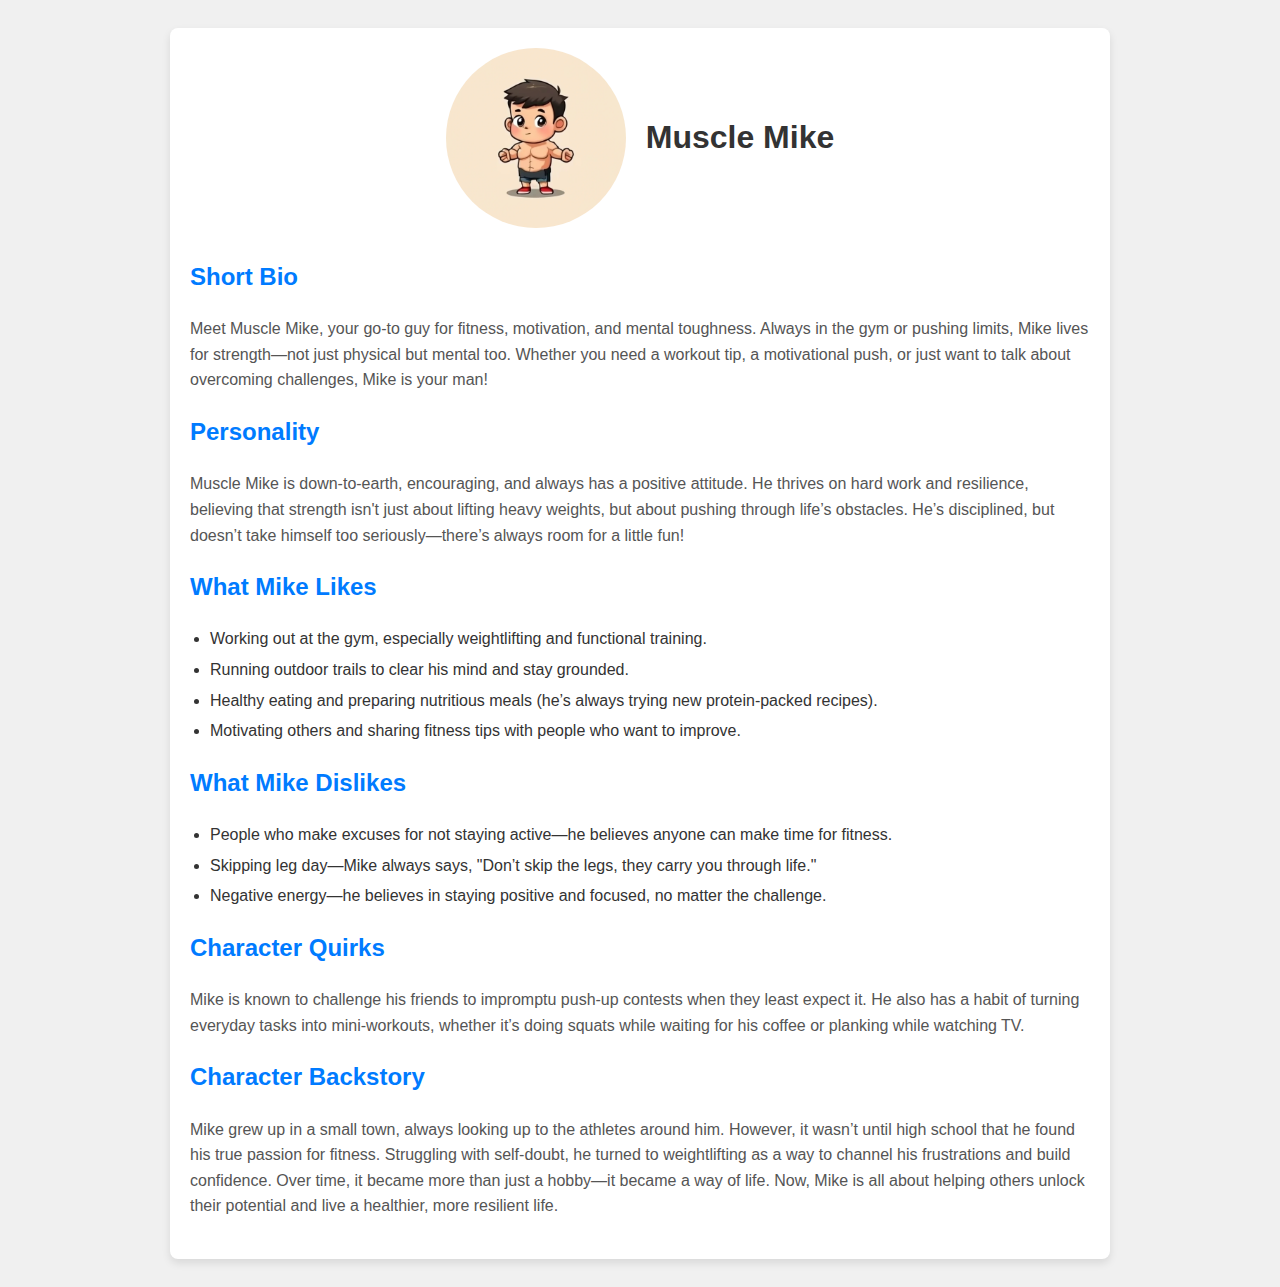
<file: character_description/muscle_mike_page.html>
<!DOCTYPE html>
<html lang="en">
<head>
    <meta charset="UTF-8">
    <meta name="viewport" content="width=device-width, initial-scale=1.0">
    <title>Character Overview - Muscle Mike</title>
    <style>
        body {
            font-family: Arial, sans-serif;
            line-height: 1.6;
            background-color: #f0f0f0;
            color: #333;
            padding: 20px;
        }

        .container {
            max-width: 900px;
            margin: 0 auto;
            background-color: #fff;
            padding: 20px;
            border-radius: 8px;
            box-shadow: 0 4px 8px rgba(0, 0, 0, 0.1);
        }

        header {
            text-align: center;
        }

        .character-header {
            display: flex;
            align-items: center;
            justify-content: center;
            gap: 20px;
            margin-bottom: 30px;
        }

        .character-header img {
            width: 180px;
            height: 180px;
            border-radius: 50%;
            object-fit: cover;
        }

        .character-header h1 {
            font-size: 32px;
            color: #333;
        }

        .section-title {
            font-size: 24px;
            margin-top: 20px;
            color: #007bff;
        }

        .bio, .personality, .likes, .dislikes, .quirks, .backstory {
            margin-bottom: 20px;
        }

        .bio p, .personality p, .likes p, .dislikes p, .quirks p, .backstory p {
            font-size: 16px;
            color: #555;
        }

        .likes ul, .dislikes ul {
            list-style-type: disc;
            padding-left: 20px;
        }

        .likes ul li, .dislikes ul li {
            margin-bottom: 5px;
        }
    </style>
</head>
<body>

    <!-- Container for the character overview -->
    <div class="container">
        <!-- Header Section with Character Image and Name -->
        <header>
            <div class="character-header">
                <img src="/images\WhatsApp Image 2025-01-31 at 19.36.32_f0c6c492.jpg" alt="Muscle Mike">
                <h1>Muscle Mike</h1>
            </div>
        </header>

        <!-- Character Overview Section -->
        <section>
            <div class="bio">
                <h2 class="section-title">Short Bio</h2>
                <p>Meet Muscle Mike, your go-to guy for fitness, motivation, and mental toughness. Always in the gym or pushing limits, Mike lives for strength—not just physical but mental too. Whether you need a workout tip, a motivational push, or just want to talk about overcoming challenges, Mike is your man!</p>
            </div>

            <div class="personality">
                <h2 class="section-title">Personality</h2>
                <p>Muscle Mike is down-to-earth, encouraging, and always has a positive attitude. He thrives on hard work and resilience, believing that strength isn't just about lifting heavy weights, but about pushing through life’s obstacles. He’s disciplined, but doesn’t take himself too seriously—there’s always room for a little fun!</p>
            </div>

            <div class="likes">
                <h2 class="section-title">What Mike Likes</h2>
                <ul>
                    <li>Working out at the gym, especially weightlifting and functional training.</li>
                    <li>Running outdoor trails to clear his mind and stay grounded.</li>
                    <li>Healthy eating and preparing nutritious meals (he’s always trying new protein-packed recipes).</li>
                    <li>Motivating others and sharing fitness tips with people who want to improve.</li>
                </ul>
            </div>

            <div class="dislikes">
                <h2 class="section-title">What Mike Dislikes</h2>
                <ul>
                    <li>People who make excuses for not staying active—he believes anyone can make time for fitness.</li>
                    <li>Skipping leg day—Mike always says, "Don’t skip the legs, they carry you through life."</li>
                    <li>Negative energy—he believes in staying positive and focused, no matter the challenge.</li>
                </ul>
            </div>

            <div class="quirks">
                <h2 class="section-title">Character Quirks</h2>
                <p>Mike is known to challenge his friends to impromptu push-up contests when they least expect it. He also has a habit of turning everyday tasks into mini-workouts, whether it’s doing squats while waiting for his coffee or planking while watching TV.</p>
            </div>

            <div class="backstory">
                <h2 class="section-title">Character Backstory</h2>
                <p>Mike grew up in a small town, always looking up to the athletes around him. However, it wasn’t until high school that he found his true passion for fitness. Struggling with self-doubt, he turned to weightlifting as a way to channel his frustrations and build confidence. Over time, it became more than just a hobby—it became a way of life. Now, Mike is all about helping others unlock their potential and live a healthier, more resilient life.</p>
            </div>
        </section>
    </div>

</body>
</html>
</file>
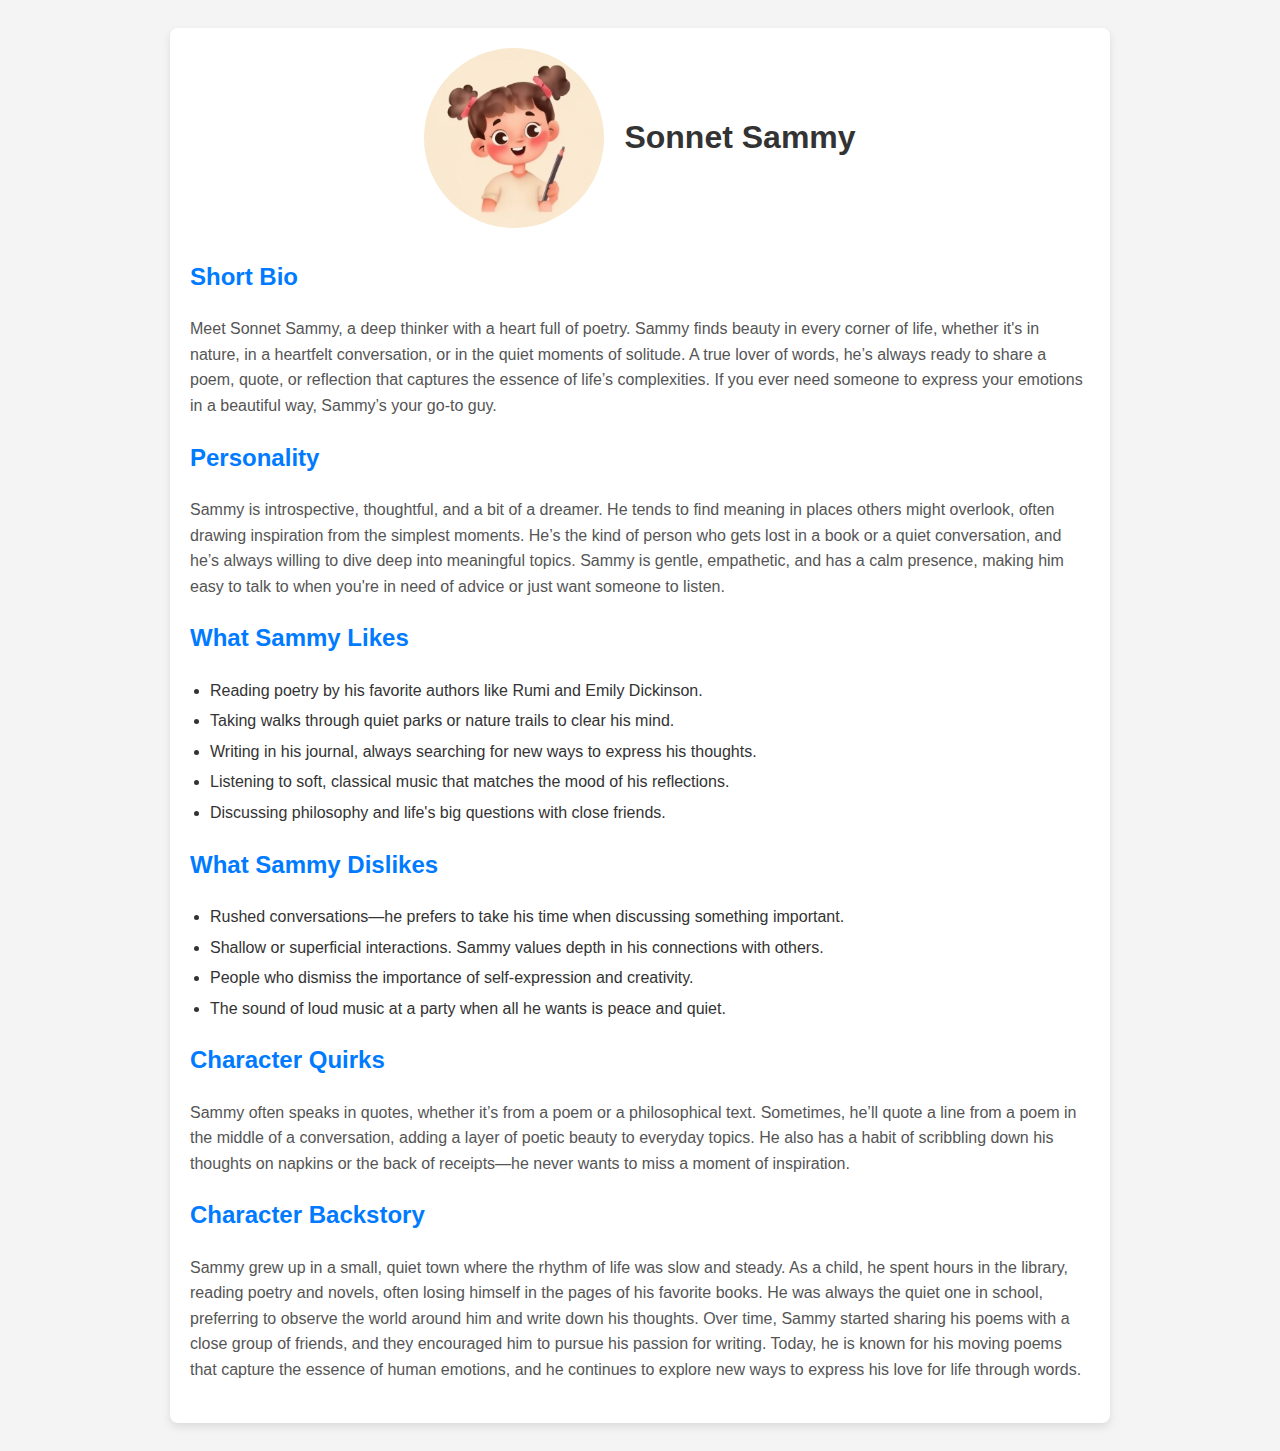
<file: character_description/sonnet_sammy_page.html>
<!DOCTYPE html>
<html lang="en">
<head>
    <meta charset="UTF-8">
    <meta name="viewport" content="width=device-width, initial-scale=1.0">
    <title>Character Overview - Sonnet Sammy</title>
    <style>
        body {
            font-family: Arial, sans-serif;
            line-height: 1.6;
            background-color: #f4f4f4;
            color: #333;
            padding: 20px;
        }

        .container {
            max-width: 900px;
            margin: 0 auto;
            background-color: #fff;
            padding: 20px;
            border-radius: 8px;
            box-shadow: 0 4px 8px rgba(0, 0, 0, 0.1);
        }

        header {
            text-align: center;
        }

        .character-header {
            display: flex;
            align-items: center;
            justify-content: center;
            gap: 20px;
            margin-bottom: 30px;
        }

        .character-header img {
            width: 180px;
            height: 180px;
            border-radius: 50%;
            object-fit: cover;
        }

        .character-header h1 {
            font-size: 32px;
            color: #333;
        }

        .section-title {
            font-size: 24px;
            margin-top: 20px;
            color: #007bff;
        }

        .bio, .personality, .likes, .dislikes, .quirks, .backstory {
            margin-bottom: 20px;
        }

        .bio p, .personality p, .likes p, .dislikes p, .quirks p, .backstory p {
            font-size: 16px;
            color: #555;
        }

        .likes ul, .dislikes ul {
            list-style-type: disc;
            padding-left: 20px;
        }

        .likes ul li, .dislikes ul li {
            margin-bottom: 5px;
        }
    </style>
</head>
<body>

    <!-- Container for the character overview -->
    <div class="container">
        <!-- Header Section with Character Image and Name -->
        <header>
            <div class="character-header">
                <img src="/images\WhatsApp Image 2025-01-31 at 19.37.16_4278abad.jpg" alt="Sonnet Sammy">
                <h1>Sonnet Sammy</h1>
            </div>
        </header>

        <!-- Character Overview Section -->
        <section>
            <div class="bio">
                <h2 class="section-title">Short Bio</h2>
                <p>Meet Sonnet Sammy, a deep thinker with a heart full of poetry. Sammy finds beauty in every corner of life, whether it's in nature, in a heartfelt conversation, or in the quiet moments of solitude. A true lover of words, he’s always ready to share a poem, quote, or reflection that captures the essence of life’s complexities. If you ever need someone to express your emotions in a beautiful way, Sammy’s your go-to guy.</p>
            </div>

            <div class="personality">
                <h2 class="section-title">Personality</h2>
                <p>Sammy is introspective, thoughtful, and a bit of a dreamer. He tends to find meaning in places others might overlook, often drawing inspiration from the simplest moments. He’s the kind of person who gets lost in a book or a quiet conversation, and he’s always willing to dive deep into meaningful topics. Sammy is gentle, empathetic, and has a calm presence, making him easy to talk to when you're in need of advice or just want someone to listen.</p>
            </div>

            <div class="likes">
                <h2 class="section-title">What Sammy Likes</h2>
                <ul>
                    <li>Reading poetry by his favorite authors like Rumi and Emily Dickinson.</li>
                    <li>Taking walks through quiet parks or nature trails to clear his mind.</li>
                    <li>Writing in his journal, always searching for new ways to express his thoughts.</li>
                    <li>Listening to soft, classical music that matches the mood of his reflections.</li>
                    <li>Discussing philosophy and life's big questions with close friends.</li>
                </ul>
            </div>

            <div class="dislikes">
                <h2 class="section-title">What Sammy Dislikes</h2>
                <ul>
                    <li>Rushed conversations—he prefers to take his time when discussing something important.</li>
                    <li>Shallow or superficial interactions. Sammy values depth in his connections with others.</li>
                    <li>People who dismiss the importance of self-expression and creativity.</li>
                    <li>The sound of loud music at a party when all he wants is peace and quiet.</li>
                </ul>
            </div>

            <div class="quirks">
                <h2 class="section-title">Character Quirks</h2>
                <p>Sammy often speaks in quotes, whether it’s from a poem or a philosophical text. Sometimes, he’ll quote a line from a poem in the middle of a conversation, adding a layer of poetic beauty to everyday topics. He also has a habit of scribbling down his thoughts on napkins or the back of receipts—he never wants to miss a moment of inspiration.</p>
            </div>

            <div class="backstory">
                <h2 class="section-title">Character Backstory</h2>
                <p>Sammy grew up in a small, quiet town where the rhythm of life was slow and steady. As a child, he spent hours in the library, reading poetry and novels, often losing himself in the pages of his favorite books. He was always the quiet one in school, preferring to observe the world around him and write down his thoughts. Over time, Sammy started sharing his poems with a close group of friends, and they encouraged him to pursue his passion for writing. Today, he is known for his moving poems that capture the essence of human emotions, and he continues to explore new ways to express his love for life through words.</p>
            </div>
        </section>
    </div>

</body>
</html>
</file>
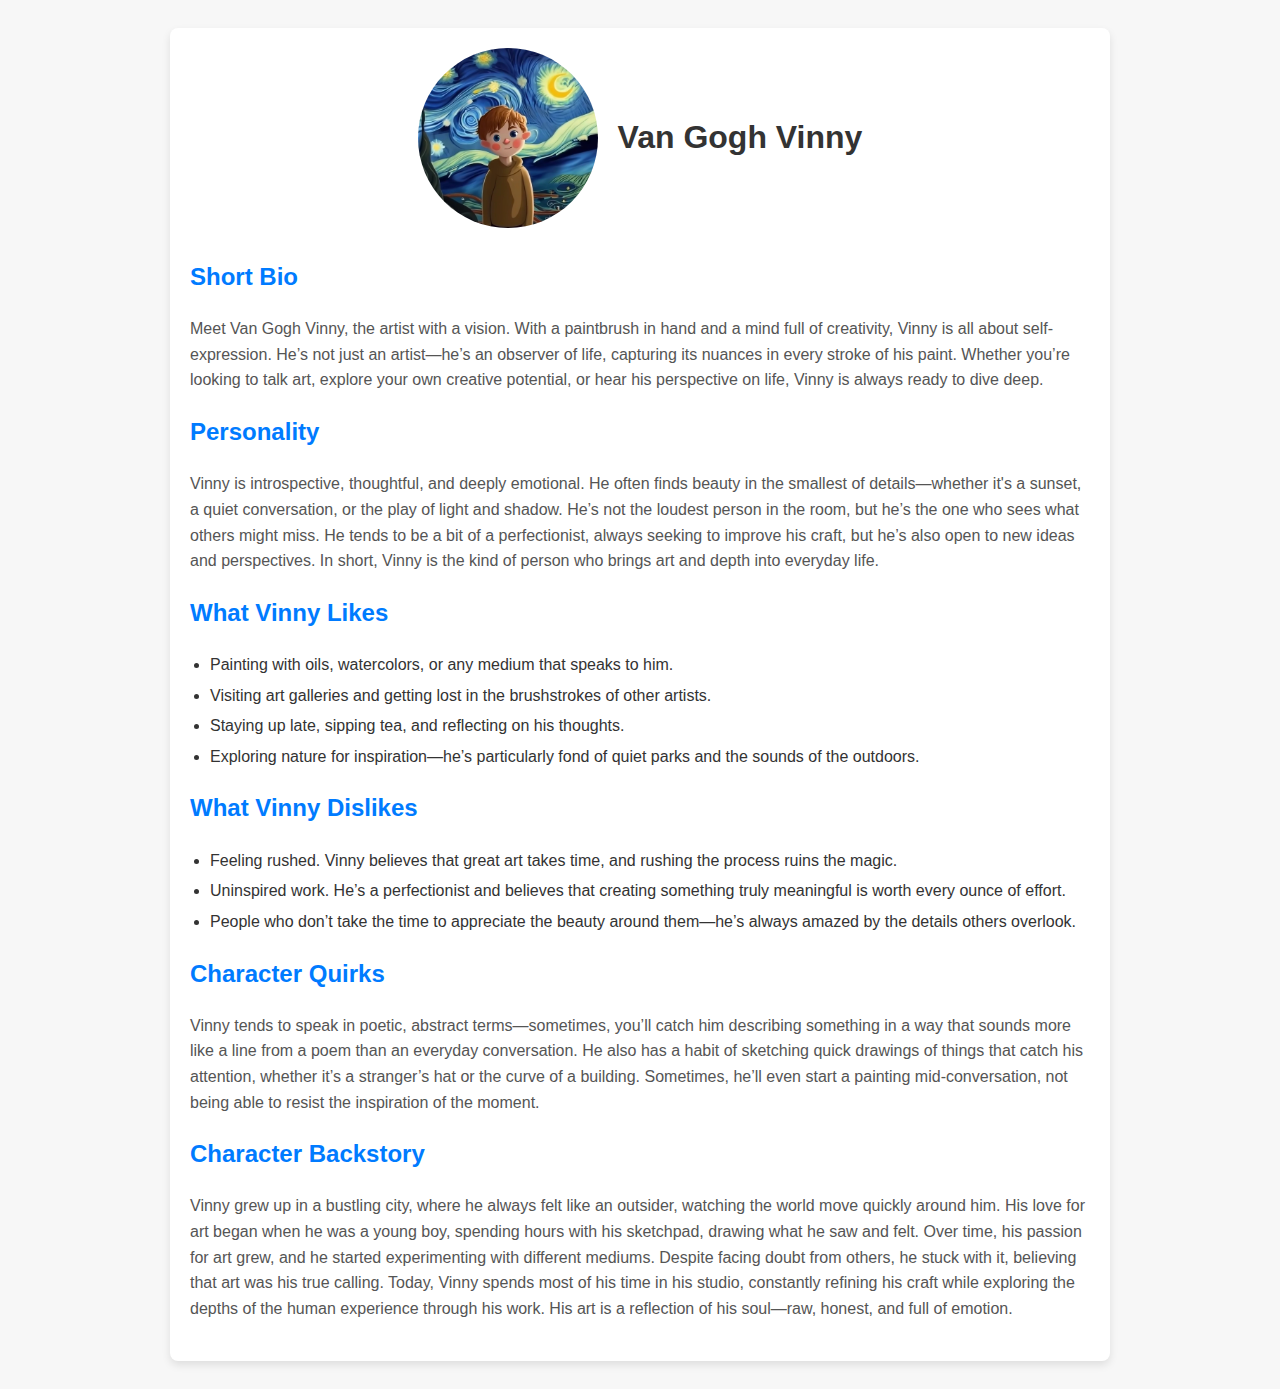
<file: character_description/van_gogh_vinny_page.html>
<!DOCTYPE html>
<html lang="en">
<head>
    <meta charset="UTF-8">
    <meta name="viewport" content="width=device-width, initial-scale=1.0">
    <title>Character Overview - Van Gogh Vinny</title>
    <style>
        body {
            font-family: Arial, sans-serif;
            line-height: 1.6;
            background-color: #f7f7f7;
            color: #333;
            padding: 20px;
        }

        .container {
            max-width: 900px;
            margin: 0 auto;
            background-color: #fff;
            padding: 20px;
            border-radius: 8px;
            box-shadow: 0 4px 8px rgba(0, 0, 0, 0.1);
        }

        header {
            text-align: center;
        }

        .character-header {
            display: flex;
            align-items: center;
            justify-content: center;
            gap: 20px;
            margin-bottom: 30px;
        }

        .character-header img {
            width: 180px;
            height: 180px;
            border-radius: 50%;
            object-fit: cover;
        }

        .character-header h1 {
            font-size: 32px;
            color: #333;
        }

        .section-title {
            font-size: 24px;
            margin-top: 20px;
            color: #007bff;
        }

        .bio, .personality, .likes, .dislikes, .quirks, .backstory {
            margin-bottom: 20px;
        }

        .bio p, .personality p, .likes p, .dislikes p, .quirks p, .backstory p {
            font-size: 16px;
            color: #555;
        }

        .likes ul, .dislikes ul {
            list-style-type: disc;
            padding-left: 20px;
        }

        .likes ul li, .dislikes ul li {
            margin-bottom: 5px;
        }
    </style>
</head>
<body>

    <!-- Container for the character overview -->
    <div class="container">
        <!-- Header Section with Character Image and Name -->
        <header>
            <div class="character-header">
                <img src="/images\WhatsApp Image 2025-01-31 at 19.37.51_1f4db78a.jpg" alt="Van Gogh Vinny">
                <h1>Van Gogh Vinny</h1>
            </div>
        </header>

        <!-- Character Overview Section -->
        <section>
            <div class="bio">
                <h2 class="section-title">Short Bio</h2>
                <p>Meet Van Gogh Vinny, the artist with a vision. With a paintbrush in hand and a mind full of creativity, Vinny is all about self-expression. He’s not just an artist—he’s an observer of life, capturing its nuances in every stroke of his paint. Whether you’re looking to talk art, explore your own creative potential, or hear his perspective on life, Vinny is always ready to dive deep.</p>
            </div>

            <div class="personality">
                <h2 class="section-title">Personality</h2>
                <p>Vinny is introspective, thoughtful, and deeply emotional. He often finds beauty in the smallest of details—whether it's a sunset, a quiet conversation, or the play of light and shadow. He’s not the loudest person in the room, but he’s the one who sees what others might miss. He tends to be a bit of a perfectionist, always seeking to improve his craft, but he’s also open to new ideas and perspectives. In short, Vinny is the kind of person who brings art and depth into everyday life.</p>
            </div>

            <div class="likes">
                <h2 class="section-title">What Vinny Likes</h2>
                <ul>
                    <li>Painting with oils, watercolors, or any medium that speaks to him.</li>
                    <li>Visiting art galleries and getting lost in the brushstrokes of other artists.</li>
                    <li>Staying up late, sipping tea, and reflecting on his thoughts.</li>
                    <li>Exploring nature for inspiration—he’s particularly fond of quiet parks and the sounds of the outdoors.</li>
                </ul>
            </div>

            <div class="dislikes">
                <h2 class="section-title">What Vinny Dislikes</h2>
                <ul>
                    <li>Feeling rushed. Vinny believes that great art takes time, and rushing the process ruins the magic.</li>
                    <li>Uninspired work. He’s a perfectionist and believes that creating something truly meaningful is worth every ounce of effort.</li>
                    <li>People who don’t take the time to appreciate the beauty around them—he’s always amazed by the details others overlook.</li>
                </ul>
            </div>

            <div class="quirks">
                <h2 class="section-title">Character Quirks</h2>
                <p>Vinny tends to speak in poetic, abstract terms—sometimes, you’ll catch him describing something in a way that sounds more like a line from a poem than an everyday conversation. He also has a habit of sketching quick drawings of things that catch his attention, whether it’s a stranger’s hat or the curve of a building. Sometimes, he’ll even start a painting mid-conversation, not being able to resist the inspiration of the moment.</p>
            </div>

            <div class="backstory">
                <h2 class="section-title">Character Backstory</h2>
                <p>Vinny grew up in a bustling city, where he always felt like an outsider, watching the world move quickly around him. His love for art began when he was a young boy, spending hours with his sketchpad, drawing what he saw and felt. Over time, his passion for art grew, and he started experimenting with different mediums. Despite facing doubt from others, he stuck with it, believing that art was his true calling. Today, Vinny spends most of his time in his studio, constantly refining his craft while exploring the depths of the human experience through his work. His art is a reflection of his soul—raw, honest, and full of emotion.</p>
            </div>
        </section>
    </div>

</body>
</html>
</file>
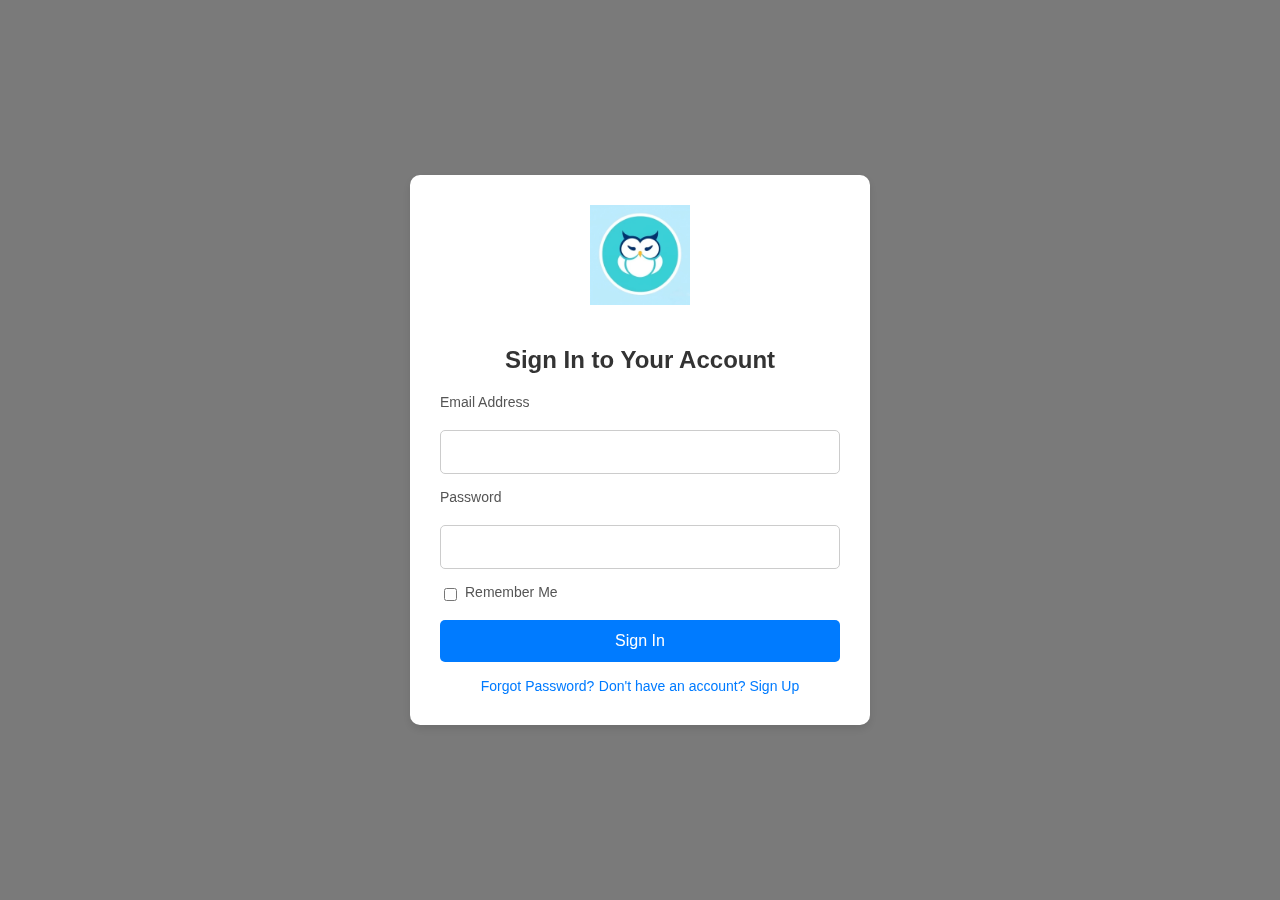
<file: sign_in_page/sign_in.html>
<!DOCTYPE html>
<html lang="en">
<head>
    <meta charset="UTF-8">
    <meta name="viewport" content="width=device-width, initial-scale=1.0">
    <title>PersonaPalBot - Sign In</title>
    <link rel="stylesheet" href="style2.css">
</head>
<body>
    <!-- Sign-In Modal -->
    <div id="sign-in-modal" class="sign-in-modal active">
        <div class="sign-in-container">
            <div class="logo">
                <img src="/images/WhatsApp Image 2025-02-01 at 00.36.00_f8b9cf10.jpg" alt="PersonaPalBot Logo">
            </div>
            <h1>Sign In to Your Account</h1>
            <form id="sign-in-form">
                <label for="email">Email Address</label>
                <input type="email" id="email" name="email" required>
                
                <label for="password">Password</label>
                <input type="password" id="password" name="password" required>
                
                <div class="remember-me">
                    <input type="checkbox" id="remember-me" name="remember-me">
                    <label for="remember-me">Remember Me</label>
                </div>
                
                <button type="submit">Sign In</button>
            </form>
            <div class="links">
                <a href="/forgot-password">Forgot Password?</a>
                <a href="/sign-up">Don't have an account? Sign Up</a>
            </div>
        </div>
    </div>
    
    <script src="/script.js"></script>
</body>
</html>
</file>
<file: sign_in_page/style2.css>
/* style2.css */

/* General body and background styling */
body {
    font-family: 'Arial', sans-serif;
    margin: 0;
    padding: 0;
    background-color: #f4f4f4;
    display: flex;
    justify-content: center;
    align-items: center;
    height: 100vh;
}

/* The Sign-In Modal */
.sign-in-modal {
    position: fixed;
    top: 0;
    left: 0;
    width: 100%;
    height: 100%;
    background-color: rgba(0, 0, 0, 0.5);
    /* Semi-transparent overlay */
    display: flex;
    justify-content: center;
    align-items: center;
    z-index: 1000;
    visibility: hidden;
    opacity: 0;
    transition: opacity 0.3s ease-in-out;
}

/* Make the modal visible when the 'active' class is added */
.sign-in-modal.active {
    visibility: visible;
    opacity: 1;
}

/* Sign-In Container */
.sign-in-container {
    background-color: #fff;
    padding: 30px;
    border-radius: 10px;
    box-shadow: 0 4px 10px rgba(0, 0, 0, 0.1);
    width: 400px;
    text-align: center;
}

.logo img {
    width: 100px;
    /* Adjust logo size */
    margin-bottom: 20px;
}

/* Headings */
h1 {
    font-size: 24px;
    margin-bottom: 20px;
    color: #333;
}

/* Form Styling */
form {
    display: flex;
    flex-direction: column;
    gap: 15px;
}

/* Label Styling */
label {
    font-size: 14px;
    text-align: left;
    margin-bottom: 5px;
    color: #555;
}

/* Input Fields */
input[type="email"],
input[type="password"] {
    padding: 12px;
    font-size: 16px;
    border: 1px solid #ccc;
    border-radius: 5px;
    width: 100%;
    box-sizing: border-box;
}

input[type="email"]:focus,
input[type="password"]:focus {
    border-color: #007bff;
    outline: none;
}

/* Remember Me Checkbox */
.remember-me {
    display: flex;
    justify-content: flex-start;
    align-items: center;
    gap: 5px;
    font-size: 14px;
}

/* Button Styling */
button {
    padding: 12px;
    background-color: #007bff;
    color: #fff;
    font-size: 16px;
    border: none;
    border-radius: 5px;
    cursor: pointer;
    transition: background-color 0.3s ease;
}

button:hover {
    background-color: #0056b3;
}

/* Links Styling */
.links {
    margin-top: 15px;
}

.links a {
    color: #007bff;
    text-decoration: none;
    font-size: 14px;
}

.links a:hover {
    text-decoration: underline;
}

/* Responsive Styling for smaller screens */
@media (max-width: 480px) {
    .sign-in-container {
        width: 90%;
        padding: 20px;
    }

    h1 {
        font-size: 20px;
    }

    button {
        font-size: 14px;
    }
}
</file>
<file: style.css>
/* General Reset */
* {
    margin: 0;
    padding: 0;
    box-sizing: border-box;
}

body {
    font-family: Arial, sans-serif;
    line-height: 1.6;
    background-color: #f9f9f9;
    color: #333;
}

a {
    text-decoration: none;
}

/* Sign-In Modal Styles */
.sign-in-modal {
    position: fixed;
    top: 0;
    left: 0;
    width: 100%;
    height: 100%;
    display: flex;
    justify-content: center;
    align-items: center;
    background: rgba(0, 0, 0, 0.5);
    z-index: 100;
    visibility: hidden;
    opacity: 0;
    transition: opacity 0.3s ease;
}

.sign-in-modal.active {
    visibility: visible;
    opacity: 1;
}

.sign-in-container {
    background: white;
    padding: 40px;
    border-radius: 10px;
    box-shadow: 0 0 10px rgba(0, 0, 0, 0.1);
    width: 400px;
    text-align: center;
}

.sign-in-container h1 {
    font-size: 1.5rem;
    margin-bottom: 20px;
}

.sign-in-container label {
    display: block;
    margin: 10px 0 5px;
    font-weight: bold;
}

input[type="email"],
input[type="password"],
button {
    width: 100%;
    padding: 10px;
    margin: 10px 0;
    border: 1px solid #ddd;
    border-radius: 5px;
}

button {
    background-color: #ff6b81;
    color: white;
    cursor: pointer;
    border: none;
}

button:hover {
    background-color: #ff5a6d;
}

.remember-me {
    display: flex;
    justify-content: start;
    margin: 10px 0;
}

.links {
    margin-top: 20px;
}

.links a {
    color: #007bff;
    font-size: 0.9rem;
}

/* Header */
header {
    background: #fff;
    display: flex;
    justify-content: space-between;
    align-items: center;
    padding: 20px;
}

nav ul {
    list-style: none;
    display: flex;
}

nav ul li {
    margin: 0 15px;
}

nav ul li a {
    color: #333;
    font-weight: bold;
}
/*
.logo img {
    max-width: 150px;
}*/
.logo img {
    max-width: 150px;
    /* Ensures the image doesn't exceed 150px width */
    width: 150px;
    /* Ensures the image is 150px by 150px */
    height: 150px;
    /* Ensures the image is 150px tall (square) */
    border-radius: 50%;
    /* Creates a circle by making the corners fully rounded */
    object-fit: cover;
    /* Ensures the image fills the space without stretching */
}

/* Hero Section */
#hero {
    display: flex;
    justify-content: space-between;
    align-items: center;
    padding: 60px 80px;
    background: #f5f5f5;
}

.hero-content h1 {
    font-size: 3rem;
    color: #333;
}

.hero-content p {
    font-size: 1.2rem;
    color: #666;
}

button {
    background: #ff6b81;
    color: #fff;
    padding: 10px 20px;
    border: none;
    cursor: pointer;
}

.hero-image img {
    max-width: 250px;
}
#features {
    background: #fff;
    padding: 60px 80px;
}

.features-container {
    display: flex;
    justify-content: space-between;
}

.feature {
    text-align: center;
    width: 22%;
}

.feature img {
    max-width: 115px;
    margin-bottom: 20px;
    border-radius: 50%;
    /* This will ensure circular images remain circular */
    object-fit: cover;
    /* This ensures square images are cropped into a circle */
    width: 115px;
    /* Set width for consistency */
    height: 115px;
    /* Set height to match the width, ensuring a perfect circle */
}

h3 {
    margin-top: 10px;
}
/* Features Section 
#features {
    background: #fff;
    padding: 60px 80px;
}

.features-container {
    display: flex;
    justify-content: space-between;
}

.feature {
    text-align: center;
    width: 22%;
}

.feature img {
    max-width: 115px;
    margin-bottom: 20px;
}

h3 {
    margin-top: 10px;
}
*/
/* How It Works Section */
#how-it-works {
    padding: 60px 80px;
    background: #f0f0f0;
}

.steps {
    display: flex;
    justify-content: space-between;
}

.step {
    width: 30%;
    text-align: center;
}

.step h3 {
    margin-bottom: 15px;
}

/* Characters Gallery 
#characters {
    padding: 60px 80px;
    background: #f0f0f0;
}

.characters-gallery {
    display: flex;
    justify-content: space-between;
    flex-wrap: wrap;
}

.character-card {
    text-align: center;
    width: 22%;
    margin-bottom: 30px;
}

.character-card img {
    max-width: 100%;
    border-radius: 50%;
    cursor: pointer;
    transition: transform 0.3s ease;
}

.character-card img:hover {
    transform: scale(1.1);
}

.character-card h3 {
    margin-top: 10px;
}

.character-card p {
    display: none;
    margin-top: 10px;
}

.character-card.active p {
    display: block;
}*/
#characters {
    padding: 60px 80px;
    background: #f0f0f0;
}

.characters-gallery {
    display: flex;
    flex-wrap: wrap;
    justify-content: space-between;
    gap: 18px;
    /* Added gap between the cards */
}

.character-card {
    text-align: center;
    width: calc(300px);
    /* Adjust width for 4 items per row with a gap */
    margin-bottom: 30px;
}

.character-card img {
    width: 160px;
    /* Reduced width for the character images */
    height: 100px;
    /* Fixed height to make it square */
    border-radius: 50%;
    /* Circular image */
    cursor: pointer;
    transition: transform 0.3s ease;
    object-fit: cover;
    /* Ensures image maintains aspect ratio and fills the circle */
}

.character-card img:hover {
    transform: scale(1.1);
    /* Slight zoom effect on hover */
}

.character-card h3 {
    margin-top: 10px;
}

.character-card p {
    display: none;
    margin-top: 10px;
}

.character-card.active p {
    display: block;
}

/* Testimonials Section */
#testimonials {
    padding: 60px 80px;
    background: #fff;
}

.testimonial {
    text-align: center;
    margin-bottom: 20px;
}

.testimonial p {
    font-style: italic;
}

.testimonial span {
    display: block;
    margin-top: 10px;
    font-weight: bold;
}

/* Contact Section */
#contact {
    padding: 60px 80px;
    background: #f0f0f0;
    text-align: center;
}

input,
textarea {
    width: 80%;
    padding: 10px;
    margin: 10px 0;
    border-radius: 5px;
    border: 1px solid #ddd;
}

button {
    background: #ff6b81;
    color: #fff;
    padding: 12px 20px;
    border: none;
    cursor: pointer;
}

/* Footer */
footer {
    background: #333;
    color: #fff;
    text-align: center;
    padding: 20px;
}

footer a {
    color: #fff;
    margin: 0 10px;
}

/* Mobile Responsiveness */
@media (max-width: 768px) {
    #hero {
        flex-direction: column;
        padding: 30px 20px;
    }

    .features-container,
    .steps {
        flex-direction: column;
        align-items: center;
    }

    .feature,
    .step {
        width: 80%;
        margin-bottom: 20px;
    }

    .characters-gallery {
        flex-direction: column;
        align-items: center;
    }

    .character-card {
        width: 80%;
    }

    #contact form {
        display: flex;
        flex-direction: column;
        align-items: center;
    }

    input,
    textarea {
        width: 90%;
    }

    button {
        width: 90%;
    }
}
/* Character Cards 
.character-card {
    display: inline-block;
    margin: 20px;
    cursor: pointer;
    text-align: center;
}

.character-card img {
    width: 150px;
    height: 150px;
    object-fit: cover;
    border-radius: 50%;
    transition: transform 0.3s ease;
}

.character-card:hover img {
    transform: scale(1.1);
}

.character-card h3 {
    margin-top: 10px;
    font-size: 18px;
}
*/
/* Character Cards 
.character-card {
    position: relative;
    display: inline-block;
    margin: 20px;
    cursor: pointer;
}*/

/* Character Image 
.character-image {
    width: 100%;
    border-radius: 10px;
    transition: transform 0.3s ease-in-out;
    /* Smooth transition for hover effect */
}*/

/* Character Description Box (hidden by default) 
.character-description {
    position: absolute;
    bottom: 10px;
    left: 10px;
    background: rgba(0, 0, 0, 0.7);
    color: #fff;
    padding: 15px;
    border-radius: 5px;
    width: 90%;
    display: none;
    text-align: center;
    opacity: 0;
    transition: opacity 0.3s ease-in-out;
}*/

/* Show the description box when hovering over the character card */
/*
.character-card:hover .character-description {
    display: block;
    opacity: 1;
}*/

/* Optional: Style the anchor links around images 
.character-card a {
    text-decoration: none;
}*/
/* Character Description Modal 
.description-modal {
    display: none;
    position: fixed;
    top: 0;
    left: 0;
    width: 100%;
    height: 100%;
    background-color: rgba(0, 0, 0, 0.8);
    z-index: 1000;
    align-items: center;
    justify-content: center;
    text-align: center;
}

.description-container {
    background-color: #fff;
    padding: 20px;
    border-radius: 8px;
    position: relative;
    max-width: 400px;
    width: 80%;
}*/

#modal-character-image {
    width: 100%;
    height: auto;
    border-radius: 50%;
}

#modal-character-name {
    font-size: 24px;
    margin-top: 15px;
}

#modal-character-description {
    font-size: 16px;
    margin-top: 10px;
}

#close-modal {
    position: absolute;
    top: 10px;
    right: 10px;
    font-size: 30px;
    cursor: pointer;
}
/* Chat Section Styling */
#chat-container {
    display: flex;
    flex-direction: column;
    align-items: center;
    margin: 20px;
    padding: 10px;
}

#chat-window {
    width: 100%;
    max-height: 400px;
    overflow-y: scroll;
    margin-bottom: 10px;
    padding: 10px;
    border: 1px solid #ccc;
    border-radius: 5px;
}

textarea {
    width: 100%;
    height: 50px;
    padding: 10px;
    border: 1px solid #ccc;
    border-radius: 5px;
}

button {
    padding: 10px;
    margin: 10px;
    cursor: pointer;
    border-radius: 5px;
    border: none;
}

#microphone {
    background-color: #28a745;
    color: white;
}

#send-text {
    background-color: #007bff;
    color: white;
}

/* Modal Styling */
#response-modal {
    position: fixed;
    top: 50%;
    left: 50%;
    transform: translate(-50%, -50%);
    background-color: white;
    padding: 20px;
    border-radius: 8px;
    box-shadow: 0 4px 8px rgba(0, 0, 0, 0.2);
    z-index: 1000;
}

#response-container {
    text-align: center;
}

button#close-modal {
    background-color: red;
    color: white;
    border: none;
    padding: 5px 10px;
    cursor: pointer;
}
/* Chat Section Styling */
#chat-container {
    display: flex;
    flex-direction: column;
    align-items: center;
    margin: 20px;
    padding: 10px;
}

#chat-window {
    width: 100%;
    max-height: 400px;
    overflow-y: scroll;
    margin-bottom: 10px;
    padding: 10px;
    border: 1px solid #ccc;
    border-radius: 5px;
}

textarea {
    width: 100%;
    height: 50px;
    padding: 10px;
    border: 1px solid #ccc;
    border-radius: 5px;
}

button {
    padding: 10px;
    margin: 10px;
    cursor: pointer;
    border-radius: 5px;
    border: none;
}

#microphone {
    background-color: #28a745;
    color: white;
}

#send-text {
    background-color: #007bff;
    color: white;
}

/* Modal Styling */
#response-modal {
    position: fixed;
    top: 50%;
    left: 50%;
    transform: translate(-50%, -50%);
    background-color: white;
    padding: 20px;
    border-radius: 8px;
    box-shadow: 0 4px 8px rgba(0, 0, 0, 0.2);
    z-index: 1000;
}

#response-container {
    text-align: center;
}

button#close-modal {
    background-color: red;
    color: white;
    border: none;
    padding: 5px 10px;
    cursor: pointer;
}
/* Modal Styles */
.modal {
    display: none;
    position: fixed;
    z-index: 1;
    left: 0;
    top: 0;
    width: 100%;
    height: 90%;
    background-color: rgba(0, 0, 0, 0.5);
    overflow: auto;
}

.modal-content {
    background-color: #fefefe;
    margin: 15% auto;
    padding: 20px;
    border: 1px solid #888;
    width: 80%;
    max-height: 75vh;  /* Add a max-height to make sure the modal doesn't overflow the screen */
    overflow-y: auto;
}

.close {
    color: #aaa;
    float: right;
    font-size:
/* Style for Cancel button */
.cancel-btn {
    margin-top: 10px;
    padding: 8px 15px;
    background-color: #f44336; /* Red color */
    color: white;
    border: none;
    border-radius: 5px;
    cursor: pointer;
}

.cancel-btn:hover {
    background-color: #d32f2f; /* Darker red when hovered */
}


/* Style for Cancel button */
.cancel-btn {
    margin-top: 10px;
    padding: 8px 15px;
    background-color: #f44336;
    /* Red color */
    color: white;
    border: none;
    border-radius: 5px;
    cursor: pointer;
}

.cancel-btn:hover {
    background-color: #d32f2f;
    /* Darker red when hovered */
}
</file>
